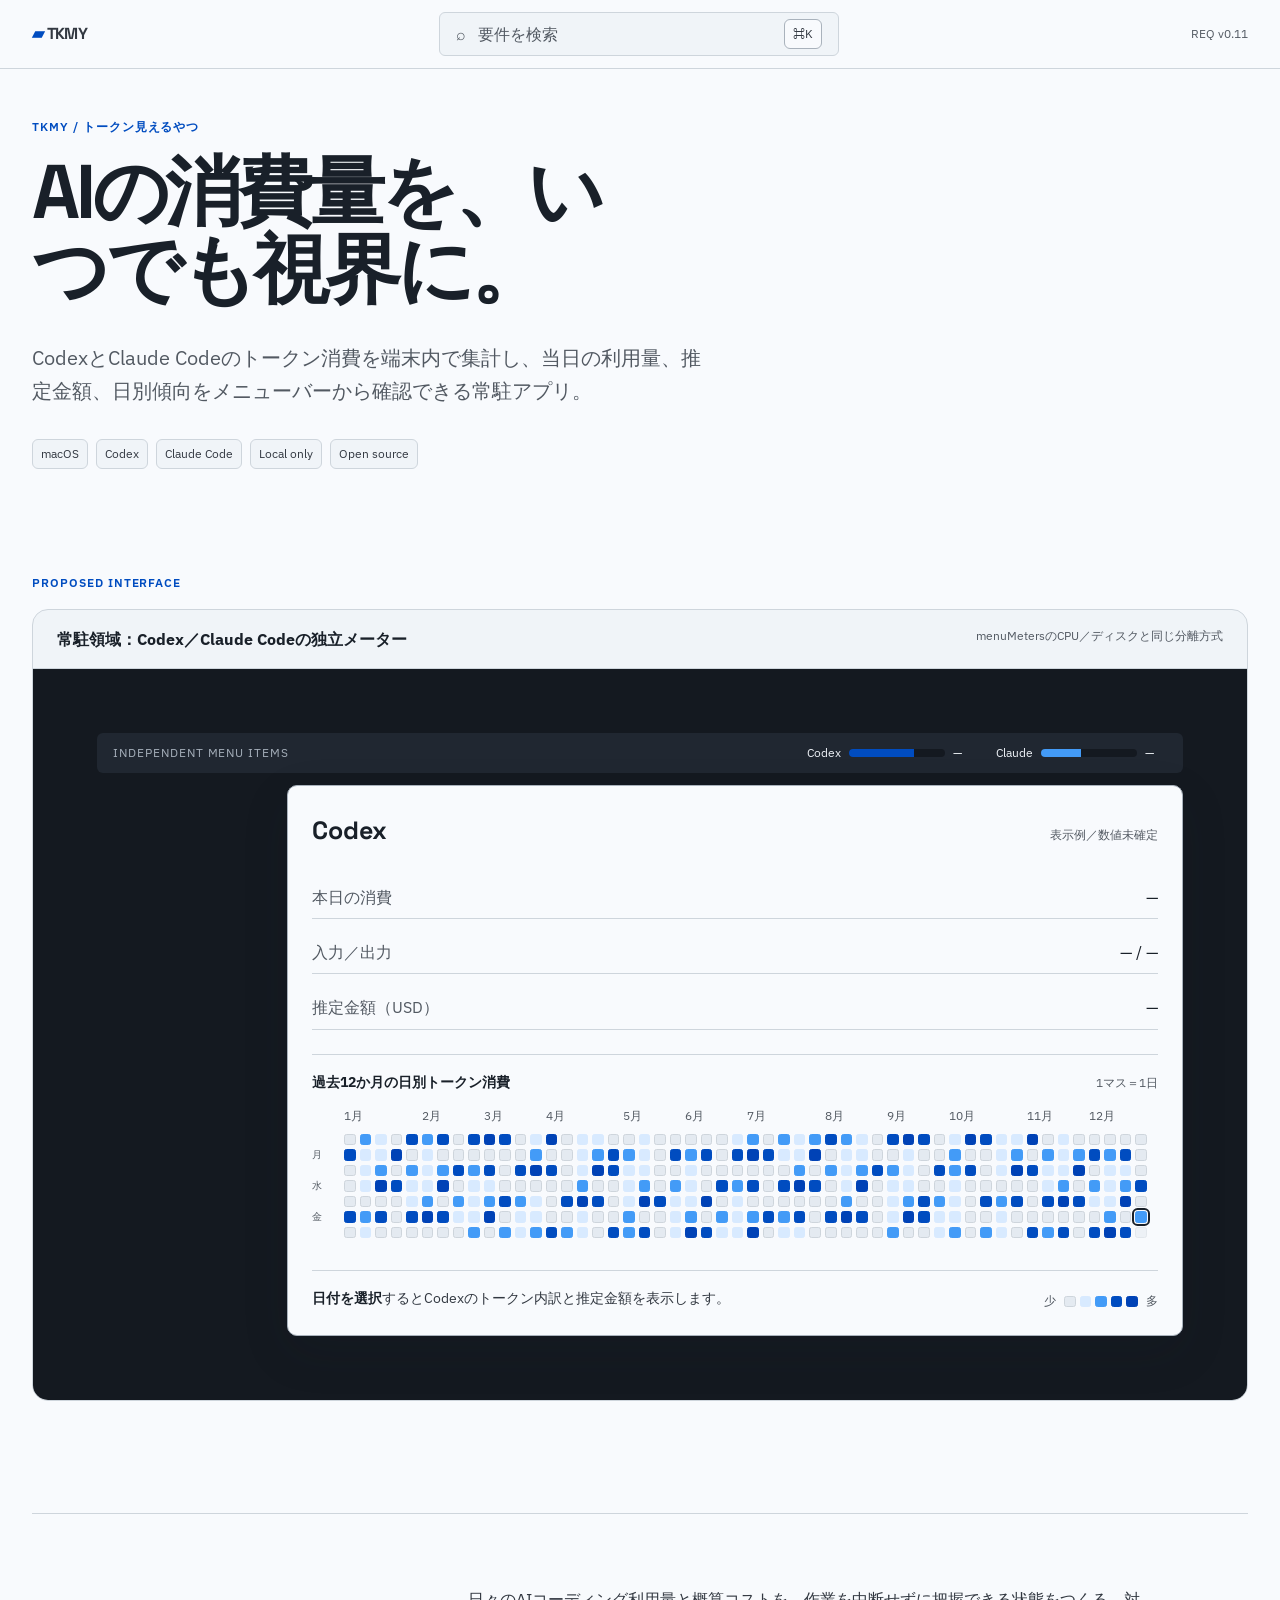
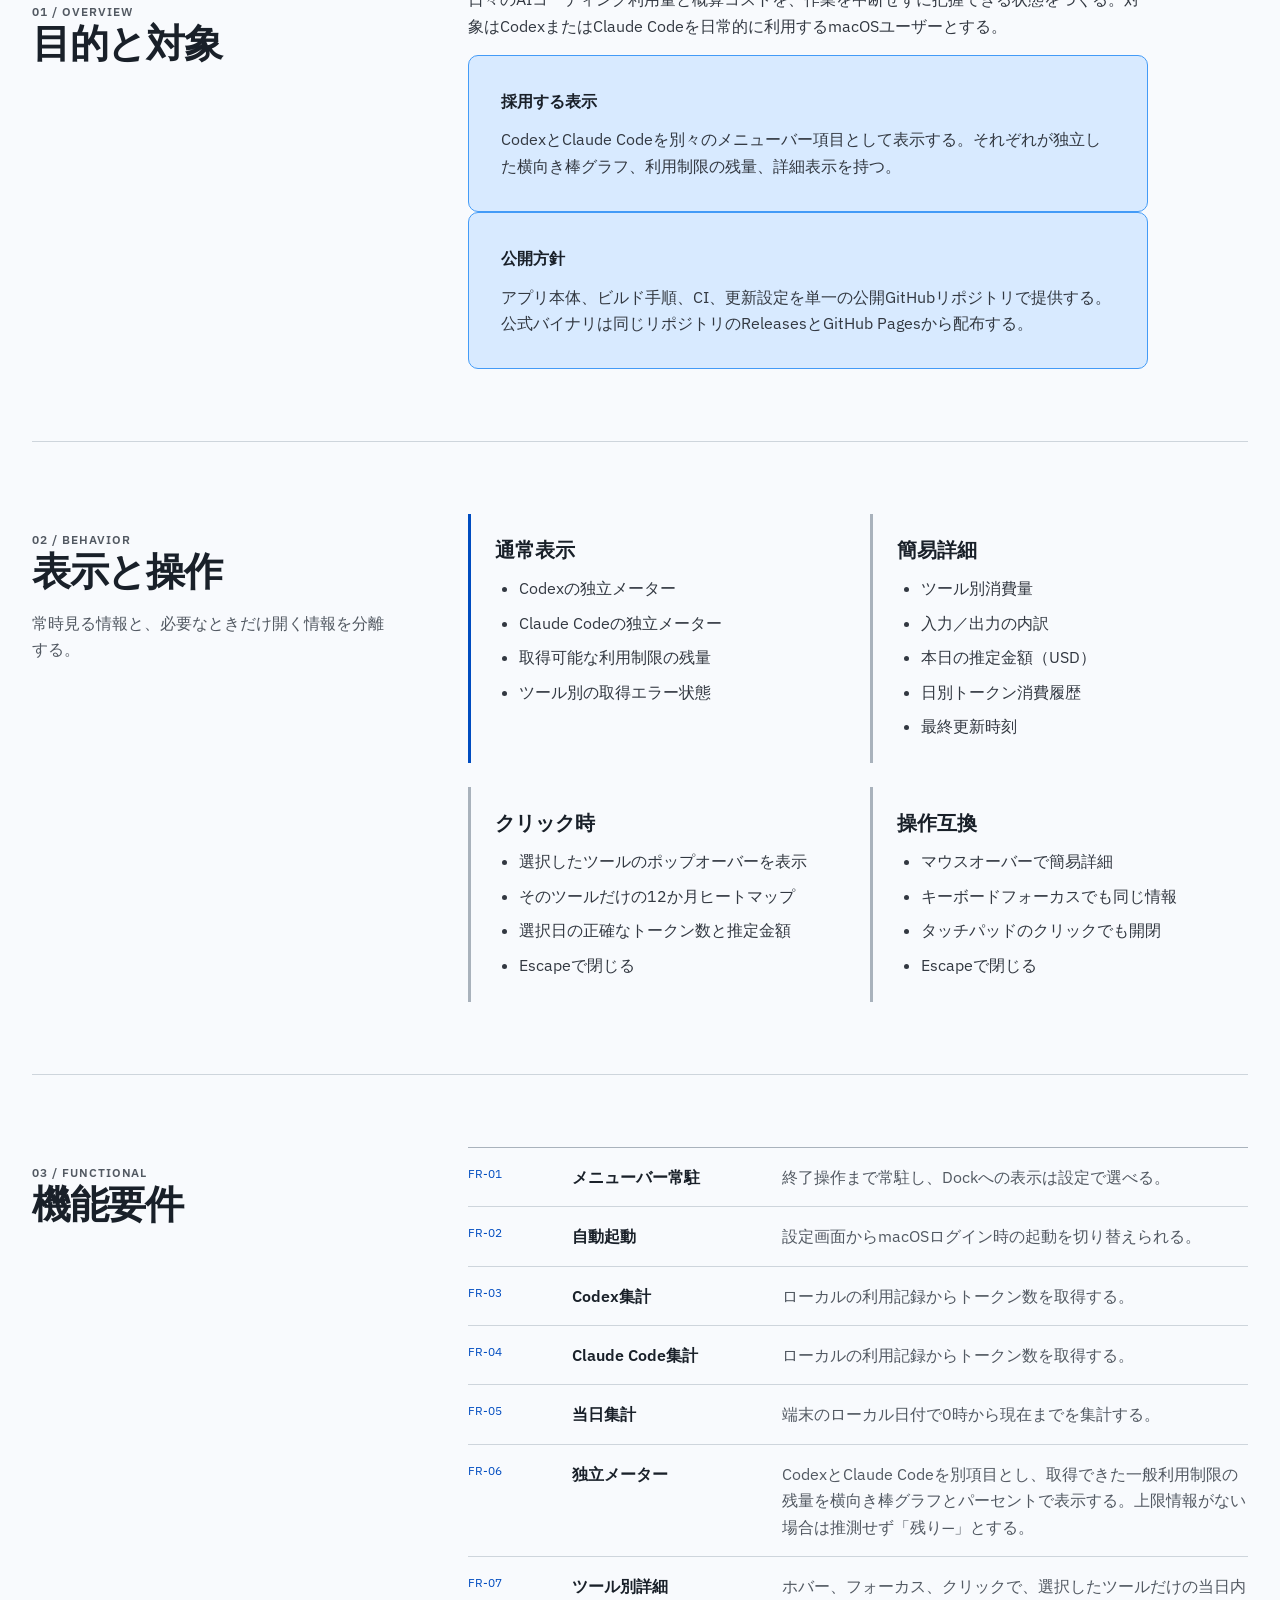
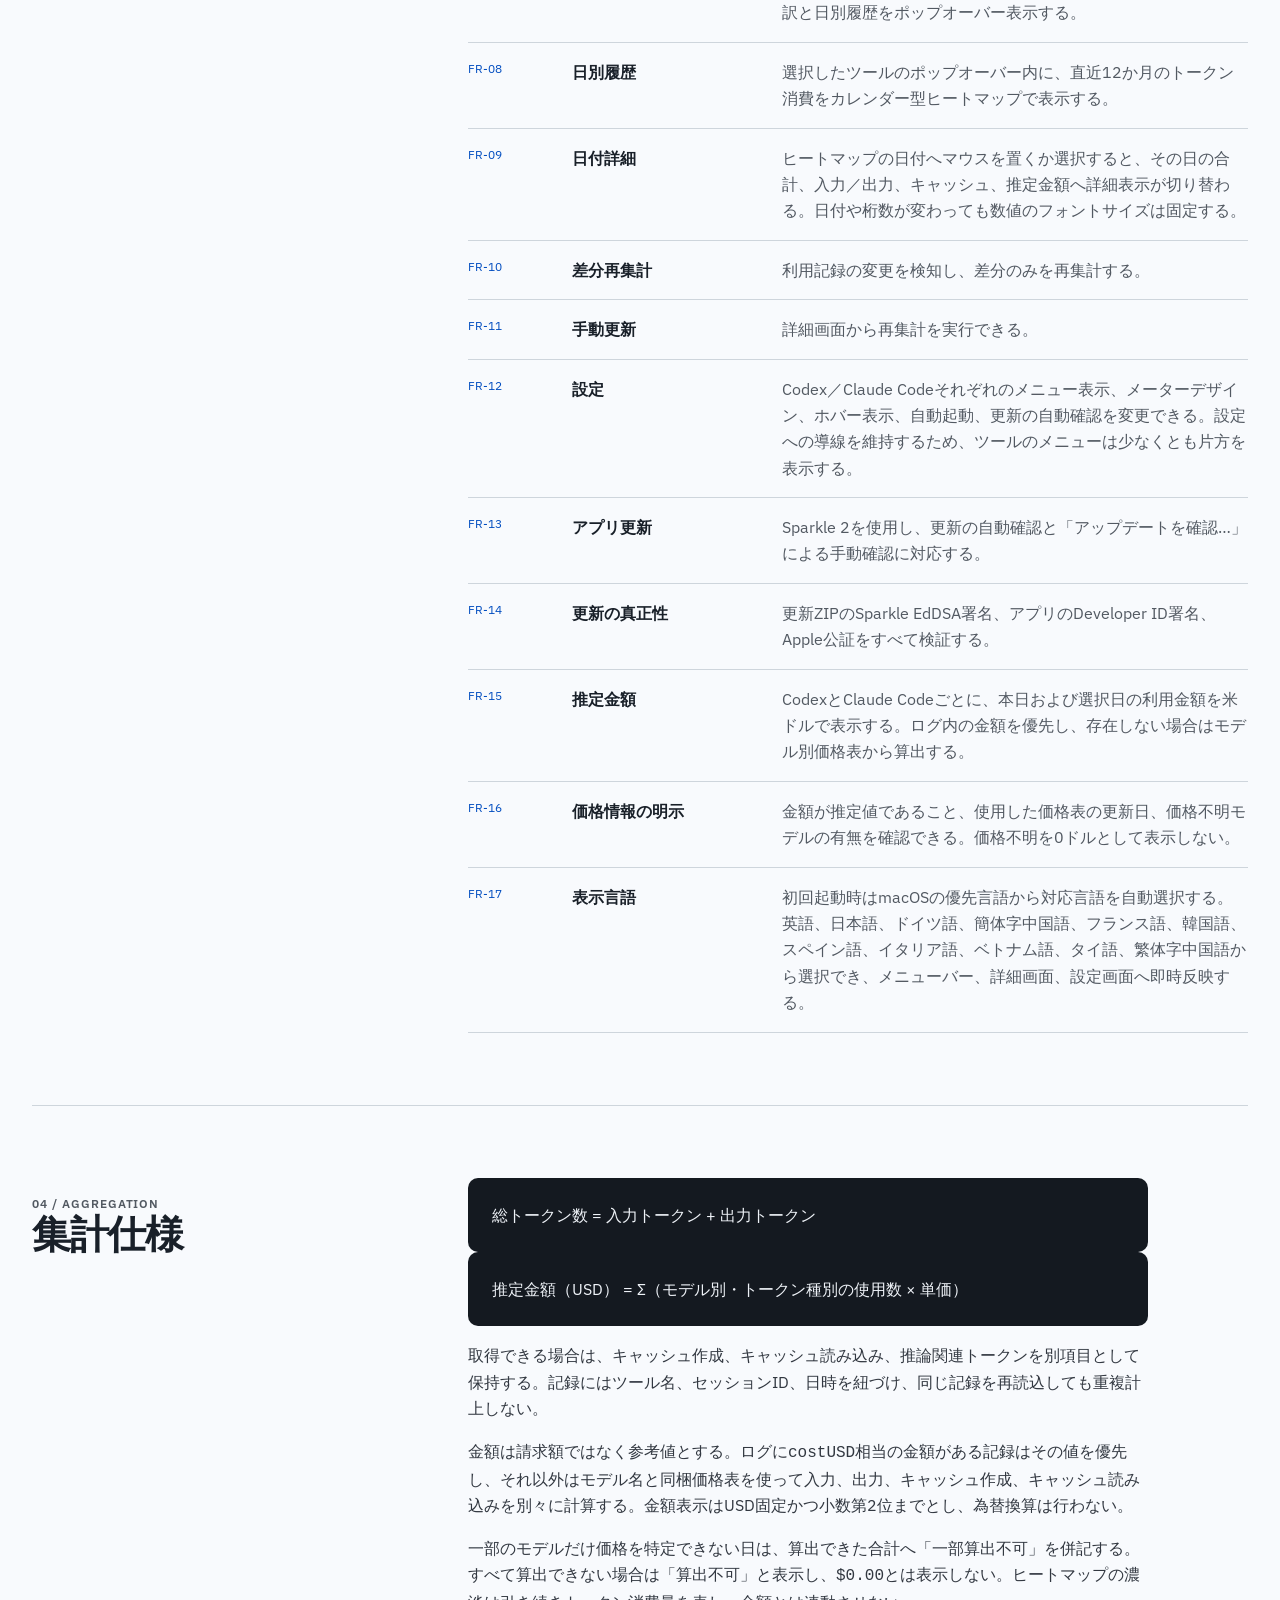
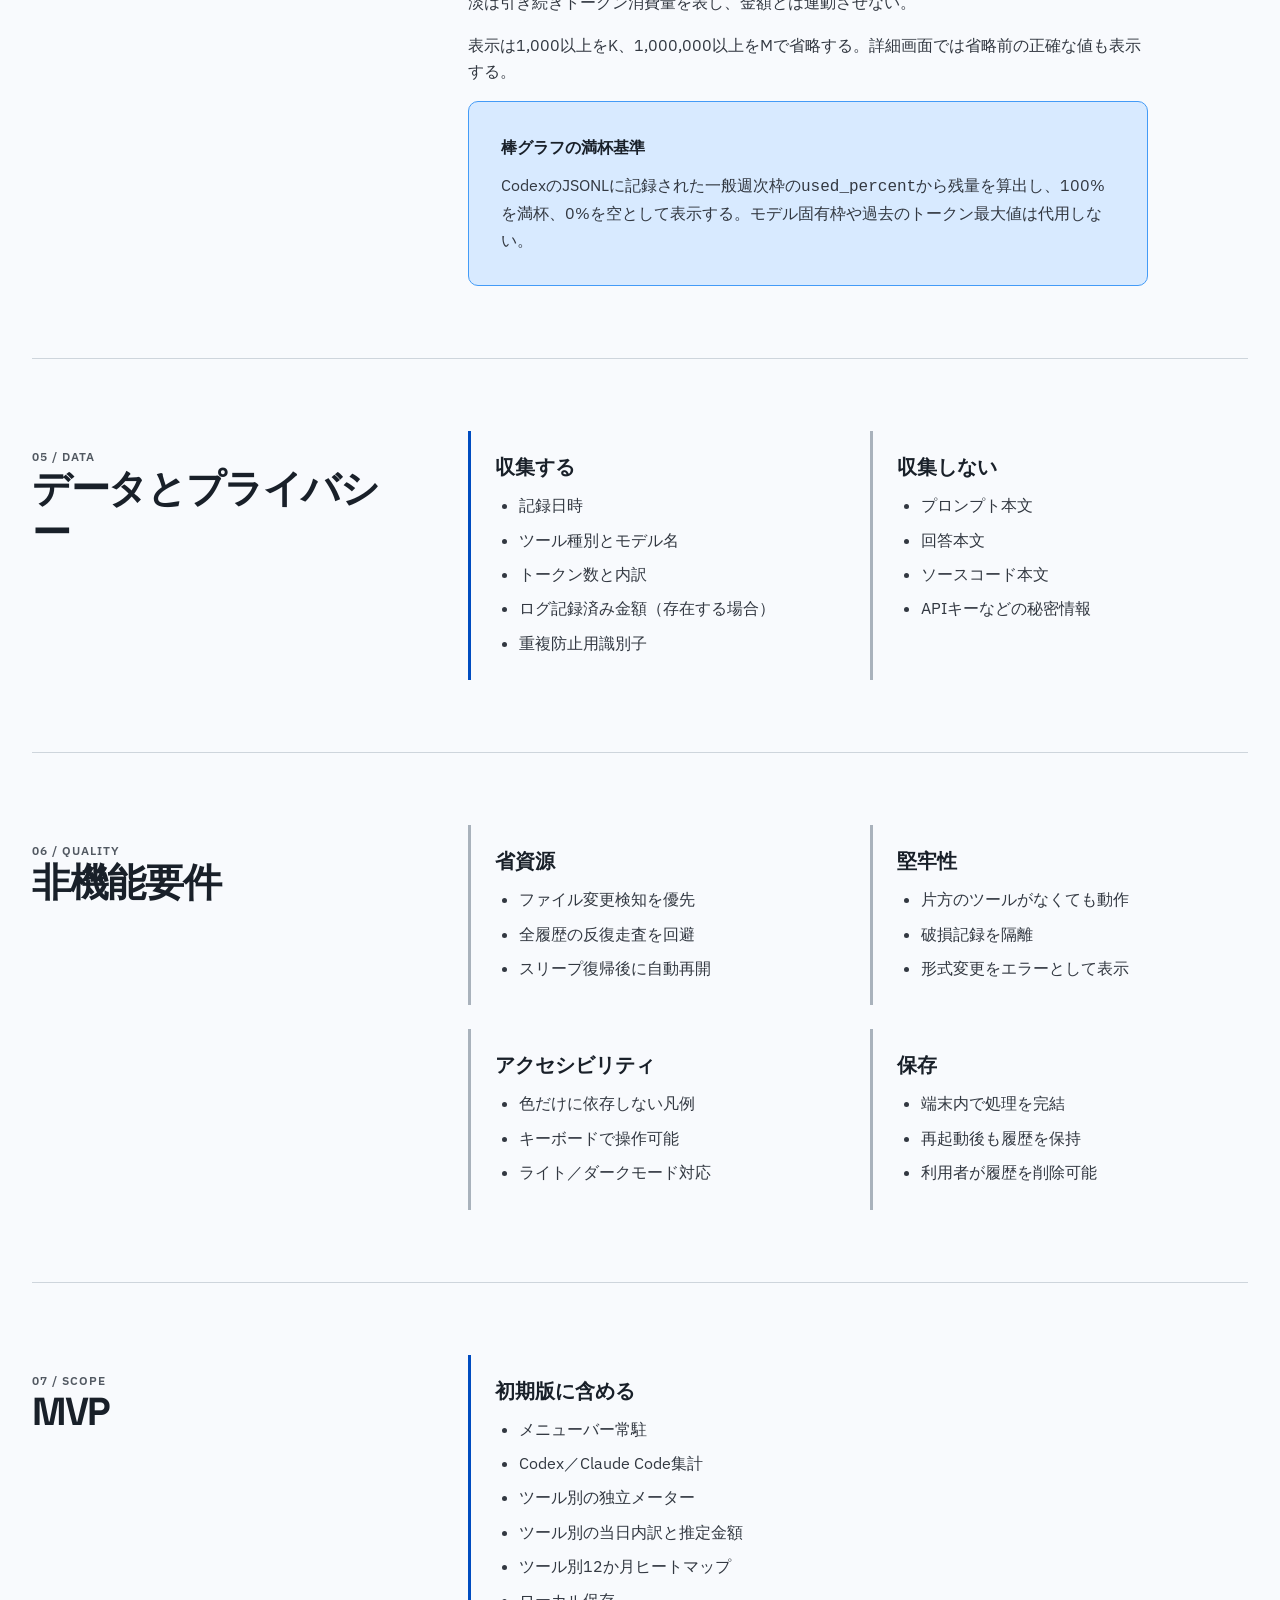
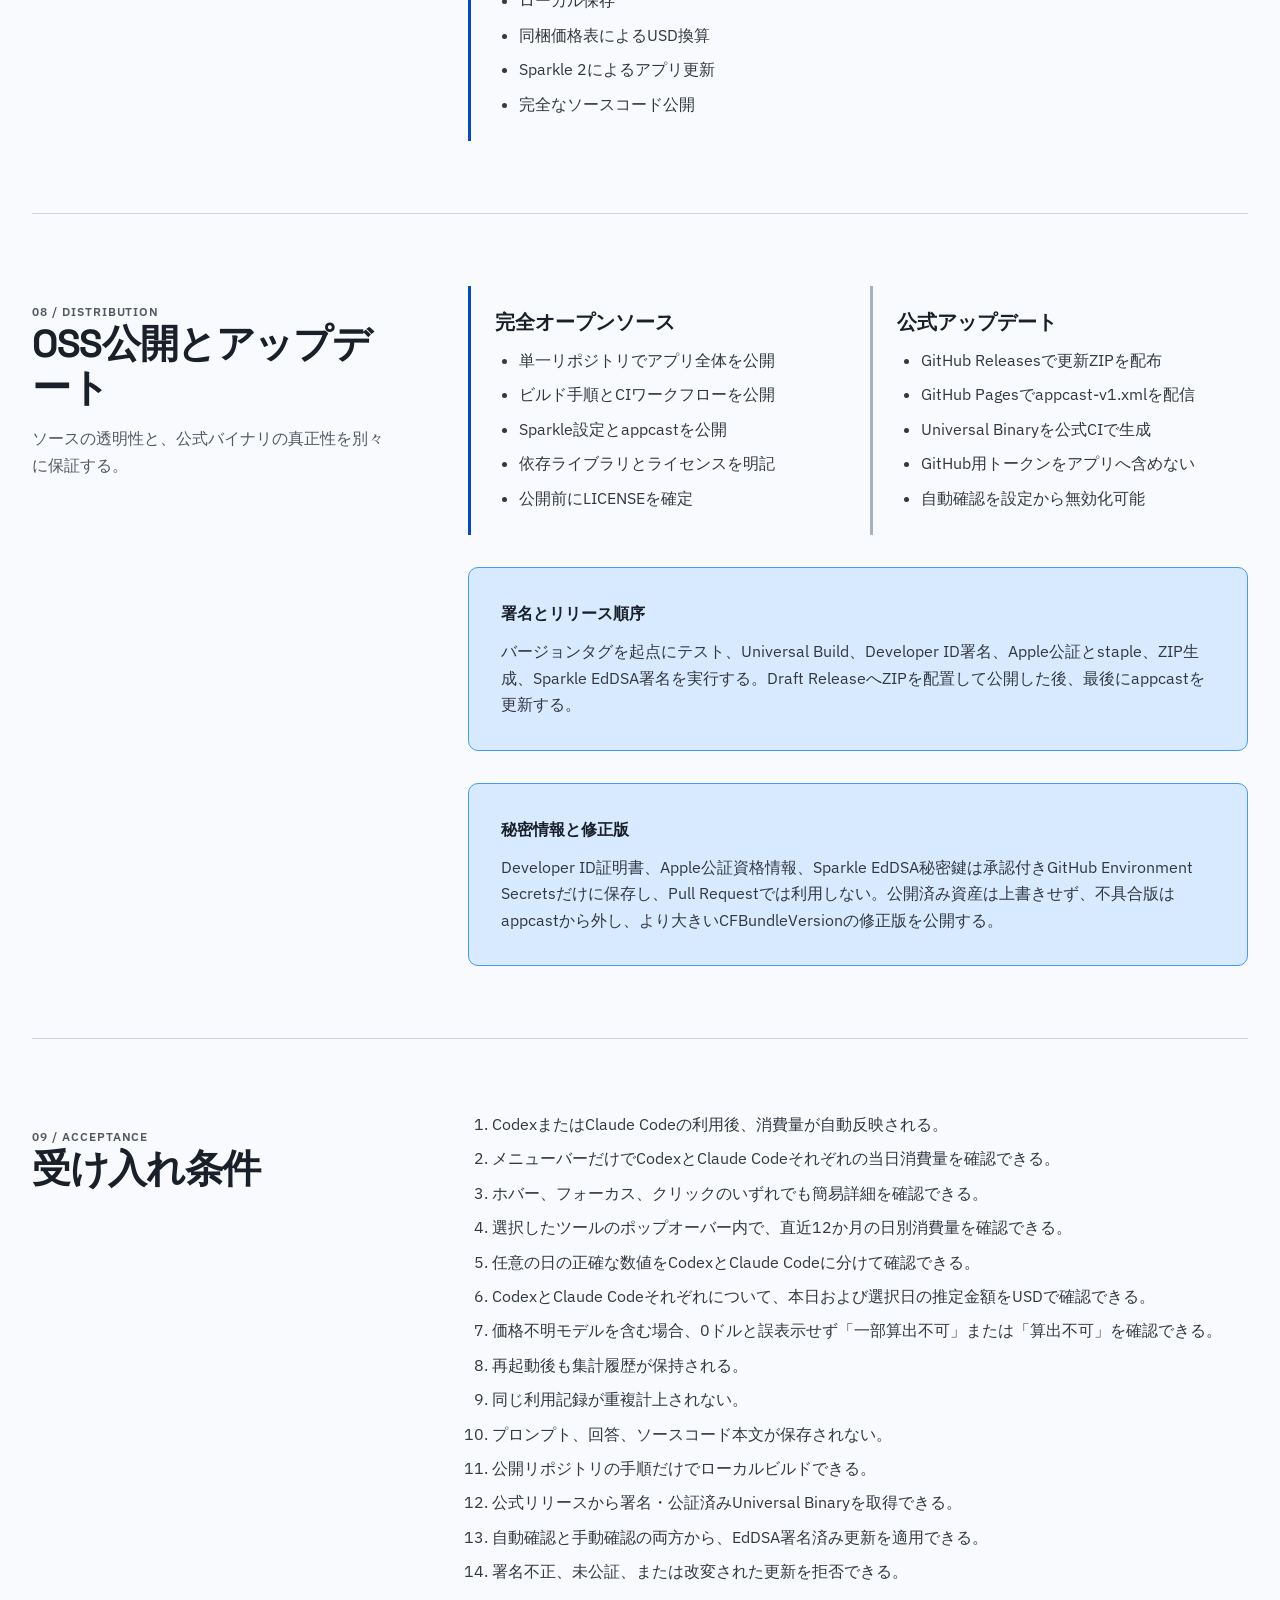
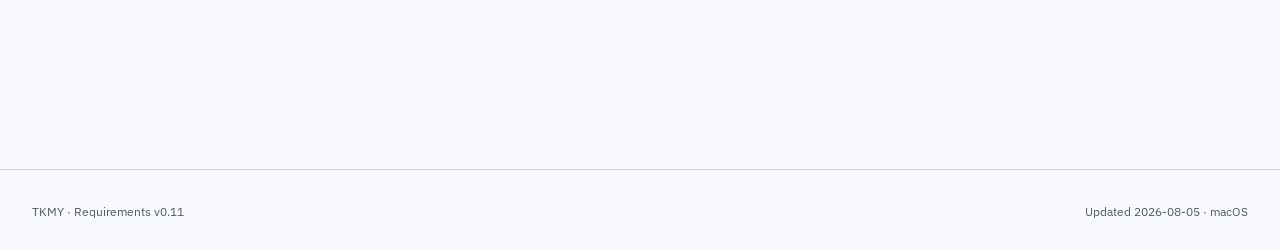
<file: index.html>
<!doctype html>
<html lang="ja">
<head>
  <meta charset="utf-8">
  <meta name="viewport" content="width=device-width, initial-scale=1, viewport-fit=cover">
  <meta name="description" content="CodexとClaude Codeのトークン消費と推定金額を可視化するmacOS常駐アプリの要件定義">
  <title>TKMY — 要件定義 v0.11</title>
  <link rel="stylesheet" href="tokens.css">
  <style>
    /* Hallmark · macrostructure: Workbench · tone: technical-utilitarian · anchor hue: cobalt
     * pre-emit critique: P5 H5 E5 S5 R5 V5
     * contrast: pass (40–41) · nav: N13 · footer: Ft2 · slop: pass (42–45)
     * honest: pass (46) · chrome: pass (47) · tokens: pass (48) · responsive: pass (49)
     * mobile: pass (34, 49, 50–57) · icons: pass (30)
     */
    * { box-sizing: border-box; }
    html, body { margin: 0; overflow-x: clip; }
    html { scroll-behavior: smooth; }
    body {
      background: var(--color-paper);
      color: var(--color-ink-2);
      font-family: var(--font-body);
      font-size: var(--text-base);
      line-height: 1.65;
    }
    button, input { font: inherit; }
    button, a { -webkit-tap-highlight-color: var(--color-transparent); }
    a { color: inherit; text-decoration-color: var(--color-rule-2); text-underline-offset: 0.22em; }
    a:hover { text-decoration-color: var(--color-accent); }
    a:active { transform: translateY(1px); }
    a[aria-disabled="true"] { opacity: 0.5; cursor: not-allowed; pointer-events: none; }
    :focus-visible { outline: 2px solid var(--color-focus); outline-offset: 3px; }
    [hidden] { display: none !important; }

    .shell { width: min(100% - 2rem, 76rem); margin-inline: auto; }
    .nav {
      position: sticky; inset-block-start: 0; z-index: 20;
      background: var(--color-paper);
      border-block-end: var(--rule-thin) solid var(--color-rule);
    }
    .nav__inner {
      min-height: 4.25rem; display: grid; grid-template-columns: auto minmax(0, 1fr) auto;
      align-items: center; gap: var(--space-md);
    }
    .brand { font-family: var(--font-display); font-weight: 700; letter-spacing: -0.04em; text-decoration: none; white-space: nowrap; }
    .brand__mark { color: var(--color-accent); }
    .search-pill {
      justify-self: center; width: min(100%, 25rem); min-height: 2.75rem; padding-inline: var(--space-md);
      display: flex; align-items: center; gap: var(--space-sm); color: var(--color-muted);
      background: var(--color-paper-2); border: var(--rule-thin) solid var(--color-rule);
      border-radius: var(--radius-sm); cursor: pointer;
      transition: background-color var(--dur-medium) var(--ease-out), border-color var(--dur-medium) var(--ease-out);
    }
    .search-pill__label { overflow: hidden; text-overflow: ellipsis; white-space: nowrap; }
    .search-pill kbd, .cmd__hint kbd {
      margin-inline-start: auto; padding: var(--space-2xs) var(--space-xs); font-family: var(--font-mono); font-size: var(--text-xs);
      color: var(--color-ink-2); background: var(--color-paper); border: var(--rule-thin) solid var(--color-rule-2); border-radius: var(--radius-sm);
    }
    .nav__meta { font-family: var(--font-mono); font-size: var(--text-xs); color: var(--color-muted); white-space: nowrap; }

    .hero { padding-block: var(--space-2xl) var(--space-3xl); }
    .eyebrow, .section-kicker, .figure-label {
      margin: 0 0 var(--space-md); font-family: var(--font-mono); font-size: var(--text-xs); font-weight: 600;
      letter-spacing: 0.08em; text-transform: uppercase; color: var(--color-accent);
    }
    h1, h2, h3 { color: var(--color-ink); font-family: var(--font-display); font-style: normal; overflow-wrap: anywhere; min-width: 0; }
    h1 { max-width: 13ch; margin: 0; font-size: var(--text-display); line-height: 1.03; letter-spacing: -0.055em; }
    h2 { margin: 0; font-size: clamp(1.75rem, 4vw, var(--text-2xl)); line-height: 1.12; letter-spacing: -0.035em; }
    h3 { margin: 0; font-size: var(--text-md); line-height: 1.25; }
    .hero__lede { max-width: 42rem; margin: var(--space-xl) 0 0; font-size: var(--text-md); color: var(--color-muted); }
    .scope-line { display: flex; flex-wrap: wrap; gap: var(--space-xs); margin-block-start: var(--space-xl); }
    .chip { padding: var(--space-2xs) var(--space-xs); font-family: var(--font-mono); font-size: var(--text-xs); border: var(--rule-thin) solid var(--color-rule); border-radius: var(--radius-sm); background: var(--color-paper-2); }

    .workbench { padding-block: var(--space-xl) var(--space-4xl); }
    .frame { border: var(--rule-thin) solid var(--color-rule); border-radius: var(--radius-lg); background: var(--color-paper-2); overflow: clip; }
    .frame__caption { display: flex; justify-content: space-between; gap: var(--space-md); padding: var(--space-md) var(--space-lg); border-block-end: var(--rule-thin) solid var(--color-rule); }
    .frame__caption strong { color: var(--color-ink); }
    .frame__caption span { color: var(--color-muted); font-family: var(--font-mono); font-size: var(--text-xs); }
    .desktop { min-height: 24rem; padding: clamp(var(--space-lg), 5vw, var(--space-3xl)); background: var(--color-graphite); color: var(--color-on-dark); }
    .menu-strip { display: flex; align-items: center; justify-content: space-between; min-height: 2.5rem; padding-inline: var(--space-md); background: var(--color-graphite-2); border-radius: var(--radius-sm); }
    .menu-strip__label { font-family: var(--font-mono); font-size: var(--text-xs); letter-spacing: 0.08em; color: var(--color-on-dark-muted); }
    .menu-meters { display: flex; align-items: center; gap: var(--space-xs); }
    .meter-trigger {
      min-height: 2.25rem; display: flex; align-items: center; gap: var(--space-xs); padding-inline: var(--space-sm);
      color: var(--color-on-dark); background: var(--color-transparent); border: var(--rule-thin) solid var(--color-transparent); border-radius: var(--radius-sm); cursor: pointer;
    }
    .service-meter__name { font-size: var(--text-xs); white-space: nowrap; }
    .meter { width: clamp(3.5rem, 8vw, 6rem); height: 0.5rem; display: block; overflow: clip; background: var(--color-graphite); border-radius: var(--radius-round); }
    .meter__fill { height: 100%; display: block; }
    .meter__fill--codex { width: 68%; background: var(--color-accent); }
    .meter__fill--claude { width: 42%; background: var(--color-accent-2); }
    .meter__number { font-family: var(--font-mono); font-size: var(--text-xs); font-variant-numeric: tabular-nums; white-space: nowrap; }
    .meter-trigger:disabled { opacity: 0.5; cursor: not-allowed; }
    .meter-trigger[data-state="loading"] .meter__number { opacity: 0.6; }
    .meter-trigger[data-state="error"] { border-color: var(--color-error); }
    .meter-trigger[data-state="success"] { border-color: var(--color-success); }
    .hover-card {
      width: min(56rem, calc(100% - 2rem)); margin: var(--space-sm) 0 0 auto; padding: var(--space-lg);
      color: var(--color-ink-2); background: var(--color-paper); border: var(--rule-thin) solid var(--color-rule-2); border-radius: var(--radius-md);
      box-shadow: 0 1rem 3rem var(--color-shadow);
    }
    .hover-card::backdrop { background: var(--color-transparent); }
    .hover-card__head { display: flex; justify-content: space-between; align-items: baseline; gap: var(--space-md); margin-block-end: var(--space-lg); }
    .hover-card__head strong { color: var(--color-ink); font-family: var(--font-display); font-size: var(--text-lg); }
    .hover-card__head span { color: var(--color-muted); font-family: var(--font-mono); font-size: var(--text-xs); }
    .metric-list { display: grid; gap: var(--space-sm); margin: 0; }
    .metric-list div { display: grid; grid-template-columns: 1fr auto; gap: var(--space-md); padding-block: var(--space-xs); border-block-end: var(--rule-thin) solid var(--color-rule); }
    .metric-list dt { color: var(--color-muted); }
    .metric-list dd { margin: 0; color: var(--color-ink); font-family: var(--font-mono); font-variant-numeric: tabular-nums; }
    .hover-contribution { margin-block-start: var(--space-lg); padding-block-start: var(--space-md); border-block-start: var(--rule-thin) solid var(--color-rule); }
    .hover-contribution__head { display: flex; align-items: baseline; justify-content: space-between; gap: var(--space-md); margin-block-end: var(--space-sm); }
    .hover-contribution__head strong { color: var(--color-ink); font-size: var(--text-sm); }
    .hover-contribution__head span { color: var(--color-muted); font-family: var(--font-mono); font-size: var(--text-xs); white-space: nowrap; }
    .contribution-scroll { overflow-x: auto; overscroll-behavior-inline: contain; padding-block-end: var(--space-xs); scrollbar-width: thin; }
    .contribution-chart { --heat-cell: 0.72rem; --heat-gap: var(--space-2xs); width: max-content; min-width: 100%; }
    .month-row { margin-inline-start: var(--space-xl); display: grid; grid-template-columns: repeat(52, var(--heat-cell)); gap: var(--heat-gap); color: var(--color-muted); font-size: var(--text-xs); }
    .month-row span { grid-column: span 4; }
    .month-row span:nth-child(3n + 1) { grid-column: span 5; }
    .contribution-body { display: grid; grid-template-columns: var(--space-lg) auto; gap: var(--space-xs); margin-block-start: var(--space-xs); }
    .weekday-labels { height: calc(7 * var(--heat-cell) + 6 * var(--heat-gap)); display: grid; grid-template-rows: repeat(7, var(--heat-cell)); gap: var(--heat-gap); color: var(--color-muted); font-size: 0.65rem; line-height: var(--heat-cell); }
    .contribution-plot { display: grid; grid-auto-flow: column; grid-template-rows: repeat(7, var(--heat-cell)); grid-template-columns: repeat(52, var(--heat-cell)); gap: var(--heat-gap); width: max-content; }
    .contribution-day { width: var(--heat-cell); height: var(--heat-cell); padding: 0; background: var(--color-paper-3); border: var(--rule-thin) solid var(--color-rule); border-radius: 0.16rem; cursor: crosshair; }
    .contribution-day[data-level="1"] { background: var(--color-accent-soft); border-color: var(--color-accent-soft); }
    .contribution-day[data-level="2"] { background: var(--color-accent-2); border-color: var(--color-accent-2); }
    .contribution-day[data-level="3"] { background: var(--color-accent); border-color: var(--color-accent); }
    .contribution-day[data-level="4"] { background: var(--color-focus); border-color: var(--color-focus); }
    .contribution-day[aria-current="date"] { outline: 2px solid var(--color-ink); outline-offset: 1px; }
    .contribution-day:active { transform: scale(0.92); }
    .contribution-day:disabled { opacity: 0.5; cursor: not-allowed; }
    .contribution-day[data-state="loading"] { opacity: 0.65; }
    .contribution-day[data-state="error"] { border-color: var(--color-error); }
    .contribution-day[data-state="success"] { outline: 2px solid var(--color-success); }
    .contribution-footer { display: grid; gap: var(--space-md); margin-block-start: var(--space-lg); padding-block-start: var(--space-md); border-block-start: var(--rule-thin) solid var(--color-rule); }
    .day-readout { min-height: 1.5rem; margin: 0; color: var(--color-ink-2); font-size: var(--text-sm); }
    .day-readout strong { color: var(--color-ink); }
    .heat-legend { display: flex; align-items: center; gap: var(--space-xs); color: var(--color-muted); font-size: var(--text-xs); }
    .heat-legend__steps { display: flex; gap: var(--space-2xs); }
    .heat-legend i { width: 0.72rem; height: 0.72rem; display: block; border: var(--rule-thin) solid var(--color-rule); border-radius: 0.16rem; background: var(--color-paper-3); }
    .heat-legend i:nth-child(2) { background: var(--color-accent-soft); border-color: var(--color-accent-soft); }
    .heat-legend i:nth-child(3) { background: var(--color-accent-2); border-color: var(--color-accent-2); }
    .heat-legend i:nth-child(4) { background: var(--color-accent); border-color: var(--color-accent); }
    .heat-legend i:nth-child(5) { background: var(--color-focus); border-color: var(--color-focus); }

    .content { padding-block-end: var(--space-4xl); }
    .section { display: grid; gap: var(--space-xl); padding-block: var(--space-3xl); border-block-start: var(--rule-thin) solid var(--color-rule); scroll-margin-top: 5rem; }
    .section__head { max-width: 42rem; }
    .section__head p { margin: var(--space-md) 0 0; color: var(--color-muted); }
    .prose { max-width: 68ch; }
    .prose p:first-child { margin-block-start: 0; }
    .distribution-body { display: grid; gap: var(--space-xl); min-width: 0; }
    .requirements { margin: 0; border-block-start: var(--rule-thin) solid var(--color-rule-2); }
    .req-row { display: grid; grid-template-columns: 5rem minmax(9rem, 0.8fr) minmax(0, 2fr); gap: var(--space-lg); padding-block: var(--space-md); border-block-end: var(--rule-thin) solid var(--color-rule); }
    .req-row dt, .req-row dd { margin: 0; }
    .req-row dt { font-family: var(--font-mono); font-size: var(--text-xs); color: var(--color-accent); }
    .req-row dd:first-of-type { color: var(--color-ink); font-weight: 600; }
    .req-row dd:last-child { color: var(--color-muted); }
    .list-grid { display: grid; gap: var(--space-lg); }
    .list-grid.list-grid--single { grid-template-columns: minmax(0, 1fr); }
    .list-panel { padding: var(--space-lg); border-inline-start: 3px solid var(--color-rule-2); }
    .list-panel--accent { border-inline-start-color: var(--color-accent); }
    .list-panel h3 { margin-block-end: var(--space-sm); }
    .list-panel ul, .acceptance { margin: 0; padding-inline-start: var(--space-lg); }
    .list-panel li + li, .acceptance li + li { margin-block-start: var(--space-xs); }
    .formula { padding: var(--space-lg); color: var(--color-on-dark); background: var(--color-graphite); border-radius: var(--radius-md); font-family: var(--font-mono); overflow-wrap: anywhere; }
    .decision { padding: var(--space-xl); background: var(--color-accent-soft); border: var(--rule-thin) solid var(--color-accent-2); border-radius: var(--radius-md); }
    .decision strong { display: block; margin-block-end: var(--space-sm); color: var(--color-ink); }
    .decision p { margin: 0; }

    .footer { padding-block: var(--space-xl); border-block-start: var(--rule-thin) solid var(--color-rule); color: var(--color-muted); font-family: var(--font-mono); font-size: var(--text-xs); }
    .footer__line { display: flex; flex-wrap: wrap; justify-content: space-between; gap: var(--space-md); }

    dialog.cmd {
      position: fixed; inset: 0; width: min(36rem, calc(100% - 2rem)); max-height: min(80dvh, 36rem); margin: auto; padding: 0;
      color: var(--color-ink-2); background: var(--color-paper); border: var(--rule-thin) solid var(--color-rule-2); border-radius: var(--radius-md); box-shadow: 0 2rem 5rem var(--color-shadow);
    }
    dialog.cmd::backdrop { background: var(--color-backdrop); }
    .cmd__field { display: flex; align-items: center; gap: var(--space-sm); padding: var(--space-md); border-block-end: var(--rule-thin) solid var(--color-rule); }
    .cmd__field input { width: 100%; min-height: 2.75rem; color: var(--color-ink); background: var(--color-transparent); border: 0; outline: 0; }
    .cmd__hint { flex: none; }
    .cmd__list { display: grid; gap: var(--space-2xs); padding: var(--space-xs); overflow-y: auto; }
    .cmd__item { min-height: 3rem; display: flex; align-items: center; justify-content: space-between; gap: var(--space-md); padding-inline: var(--space-md); color: var(--color-ink-2); text-decoration: none; border-radius: var(--radius-sm); white-space: nowrap; }
    .cmd__item span { overflow: hidden; text-overflow: ellipsis; }
    .cmd__item small { color: var(--color-muted); font-family: var(--font-mono); }
    .cmd__empty { margin: 0; padding: var(--space-xl); color: var(--color-muted); text-align: center; }

    @media (hover: hover) and (pointer: fine) {
      .search-pill:hover { background: var(--color-paper-3); border-color: var(--color-rule-2); }
      .meter-trigger:hover { border-color: var(--color-on-dark-muted); }
      .cmd__item:hover { background: var(--color-accent-soft); }
      .contribution-day:hover { border-color: var(--color-ink); }
    }
    .search-pill:active, .meter-trigger:active { transform: translateY(1px); }
    .search-pill:disabled { opacity: 0.5; cursor: not-allowed; }
    .search-pill[data-state="loading"]::before { content: "…"; }
    .search-pill[data-state="error"] { border-color: var(--color-error); }
    .search-pill[data-state="success"] { border-color: var(--color-success); }

    @media (min-width: 40rem) {
      .shell { width: min(100% - 3rem, 76rem); }
      .contribution-footer { grid-template-columns: minmax(0, 1fr) auto; align-items: end; }
      .list-grid { grid-template-columns: repeat(2, minmax(0, 1fr)); }
    }
    @media (min-width: 60rem) {
      .section { grid-template-columns: minmax(0, 0.7fr) minmax(0, 1.5fr); gap: var(--space-3xl); }
      .section__head { position: sticky; inset-block-start: 6rem; align-self: start; }
    }
    @media (max-width: 39.99rem) {
      .nav__inner { grid-template-columns: auto 2.75rem auto; }
      .search-pill { width: 2.75rem; padding: 0; justify-content: center; }
      .search-pill__label, .search-pill kbd { display: none; }
      .nav__meta { font-size: 0.65rem; }
      .frame__caption { display: block; }
      .frame__caption span { display: block; margin-block-start: var(--space-xs); }
      .menu-strip__label, .service-meter__name { display: none; }
      .menu-meters { gap: 0; }
      .meter-trigger { padding-inline: var(--space-xs); }
      .meter { width: 2.5rem; }
      .req-row { grid-template-columns: 4rem minmax(0, 1fr); gap: var(--space-xs) var(--space-md); }
      .req-row dd:last-child { grid-column: 1 / -1; padding-block-end: var(--space-xs); }
      .footer__line { display: grid; }
    }
    @media (prefers-reduced-motion: reduce) {
      html { scroll-behavior: auto; }
      *, *::before, *::after { animation-duration: 0.01ms !important; animation-iteration-count: 1 !important; transition-duration: 0.01ms !important; }
    }
  </style>
</head>
<body>
  <header class="nav">
    <div class="nav__inner shell">
      <a class="brand" href="#top"><span class="brand__mark">▰</span> TKMY</a>
      <button class="search-pill" id="searchTrigger" type="button" aria-label="要件の目次を検索">
        <span aria-hidden="true">⌕</span><span class="search-pill__label">要件を検索</span><kbd>⌘K</kbd>
      </button>
      <span class="nav__meta">REQ v0.11</span>
    </div>
  </header>

  <main id="top">
    <section class="hero shell">
      <p class="eyebrow">TKMY / トークン見えるやつ</p>
      <h1>AIの消費量を、いつでも視界に。</h1>
      <p class="hero__lede">CodexとClaude Codeのトークン消費を端末内で集計し、当日の利用量、推定金額、日別傾向をメニューバーから確認できる常駐アプリ。</p>
      <div class="scope-line" aria-label="対象範囲">
        <span class="chip">macOS</span><span class="chip">Codex</span><span class="chip">Claude Code</span><span class="chip">Local only</span><span class="chip">Open source</span>
      </div>
    </section>

    <section class="workbench shell" aria-labelledby="display-title">
      <p class="section-kicker">Proposed interface</p>
      <div class="frame">
        <div class="frame__caption"><strong id="display-title">常駐領域：Codex／Claude Codeの独立メーター</strong><span>menuMetersのCPU／ディスクと同じ分離方式</span></div>
        <div class="desktop">
          <div class="menu-strip">
            <span class="menu-strip__label">INDEPENDENT MENU ITEMS</span>
            <div class="menu-meters">
              <button class="meter-trigger" type="button" data-service="codex" aria-controls="codexTip" aria-expanded="true" aria-label="Codexの本日消費量を表示">
                <span class="service-meter__name">Codex</span>
                <span class="meter" aria-hidden="true"><span class="meter__fill meter__fill--codex"></span></span>
                <span class="meter__number">—</span>
              </button>
              <button class="meter-trigger" type="button" data-service="claude" aria-controls="claudeTip" aria-expanded="false" aria-label="Claude Codeの本日消費量を表示">
                <span class="service-meter__name">Claude</span>
                <span class="meter" aria-hidden="true"><span class="meter__fill meter__fill--claude"></span></span>
                <span class="meter__number">—</span>
              </button>
            </div>
          </div>
          <div class="hover-card service-graph" id="codexTip" role="region" data-service="codex" aria-label="Codexの利用詳細">
            <div class="hover-card__head"><strong>Codex</strong><span>表示例／数値未確定</span></div>
            <dl class="metric-list"><div><dt>本日の消費</dt><dd>—</dd></div><div><dt>入力／出力</dt><dd>— / —</dd></div><div><dt>推定金額（USD）</dt><dd>—</dd></div></dl>
            <div class="hover-contribution">
              <div class="hover-contribution__head"><strong>過去12か月の日別トークン消費</strong><span>1マス＝1日</span></div>
              <div class="contribution-scroll" data-scroll tabindex="0" aria-label="Codexの年間グラフを横方向にスクロール">
                <div class="contribution-chart"><div class="month-row" data-months aria-hidden="true"></div><div class="contribution-body"><div class="weekday-labels" aria-hidden="true"><span></span><span>月</span><span></span><span>水</span><span></span><span>金</span><span></span></div><div class="contribution-plot" data-plot role="grid" aria-label="Codexの日別トークン消費"></div></div></div>
              </div>
              <div class="contribution-footer"><p class="day-readout" data-readout aria-live="polite"><strong>日付を選択</strong>するとCodexのトークン内訳と推定金額を表示します。</p><div class="heat-legend" aria-label="消費量の濃淡"><span>少</span><span class="heat-legend__steps" aria-hidden="true"><i></i><i></i><i></i><i></i><i></i></span><span>多</span></div></div>
            </div>
          </div>
          <div class="hover-card service-graph" id="claudeTip" role="region" data-service="claude" aria-label="Claude Codeの利用詳細" hidden>
            <div class="hover-card__head"><strong>Claude Code</strong><span>表示例／数値未確定</span></div>
            <dl class="metric-list"><div><dt>本日の消費</dt><dd>—</dd></div><div><dt>入力／出力</dt><dd>— / —</dd></div><div><dt>推定金額（USD）</dt><dd>—</dd></div></dl>
            <div class="hover-contribution">
              <div class="hover-contribution__head"><strong>過去12か月の日別トークン消費</strong><span>1マス＝1日</span></div>
              <div class="contribution-scroll" data-scroll tabindex="0" aria-label="Claude Codeの年間グラフを横方向にスクロール">
                <div class="contribution-chart"><div class="month-row" data-months aria-hidden="true"></div><div class="contribution-body"><div class="weekday-labels" aria-hidden="true"><span></span><span>月</span><span></span><span>水</span><span></span><span>金</span><span></span></div><div class="contribution-plot" data-plot role="grid" aria-label="Claude Codeの日別トークン消費"></div></div></div>
              </div>
              <div class="contribution-footer"><p class="day-readout" data-readout aria-live="polite"><strong>日付を選択</strong>するとClaude Codeのトークン内訳と推定金額を表示します。</p><div class="heat-legend" aria-label="消費量の濃淡"><span>少</span><span class="heat-legend__steps" aria-hidden="true"><i></i><i></i><i></i><i></i><i></i></span><span>多</span></div></div>
            </div>
          </div>
        </div>
      </div>
    </section>

    <div class="content shell">
      <section class="section" id="overview">
        <div class="section__head"><p class="section-kicker">01 / Overview</p><h2>目的と対象</h2></div>
        <div class="prose">
          <p>日々のAIコーディング利用量と概算コストを、作業を中断せずに把握できる状態をつくる。対象はCodexまたはClaude Codeを日常的に利用するmacOSユーザーとする。</p>
          <div class="decision"><strong>採用する表示</strong><p>CodexとClaude Codeを別々のメニューバー項目として表示する。それぞれが独立した横向き棒グラフ、利用制限の残量、詳細表示を持つ。</p></div>
          <div class="decision"><strong>公開方針</strong><p>アプリ本体、ビルド手順、CI、更新設定を単一の公開GitHubリポジトリで提供する。公式バイナリは同じリポジトリのReleasesとGitHub Pagesから配布する。</p></div>
        </div>
      </section>

      <section class="section" id="behavior">
        <div class="section__head"><p class="section-kicker">02 / Behavior</p><h2>表示と操作</h2><p>常時見る情報と、必要なときだけ開く情報を分離する。</p></div>
        <div class="list-grid">
          <div class="list-panel list-panel--accent"><h3>通常表示</h3><ul><li>Codexの独立メーター</li><li>Claude Codeの独立メーター</li><li>取得可能な利用制限の残量</li><li>ツール別の取得エラー状態</li></ul></div>
          <div class="list-panel"><h3>簡易詳細</h3><ul><li>ツール別消費量</li><li>入力／出力の内訳</li><li>本日の推定金額（USD）</li><li>日別トークン消費履歴</li><li>最終更新時刻</li></ul></div>
          <div class="list-panel"><h3>クリック時</h3><ul><li>選択したツールのポップオーバーを表示</li><li>そのツールだけの12か月ヒートマップ</li><li>選択日の正確なトークン数と推定金額</li><li>Escapeで閉じる</li></ul></div>
          <div class="list-panel"><h3>操作互換</h3><ul><li>マウスオーバーで簡易詳細</li><li>キーボードフォーカスでも同じ情報</li><li>タッチパッドのクリックでも開閉</li><li>Escapeで閉じる</li></ul></div>
        </div>
      </section>

      <section class="section" id="functional">
        <div class="section__head"><p class="section-kicker">03 / Functional</p><h2>機能要件</h2></div>
        <dl class="requirements">
          <div class="req-row"><dt>FR-01</dt><dd>メニューバー常駐</dd><dd>終了操作まで常駐し、Dockへの表示は設定で選べる。</dd></div>
          <div class="req-row"><dt>FR-02</dt><dd>自動起動</dd><dd>設定画面からmacOSログイン時の起動を切り替えられる。</dd></div>
          <div class="req-row"><dt>FR-03</dt><dd>Codex集計</dd><dd>ローカルの利用記録からトークン数を取得する。</dd></div>
          <div class="req-row"><dt>FR-04</dt><dd>Claude Code集計</dd><dd>ローカルの利用記録からトークン数を取得する。</dd></div>
          <div class="req-row"><dt>FR-05</dt><dd>当日集計</dd><dd>端末のローカル日付で0時から現在までを集計する。</dd></div>
          <div class="req-row"><dt>FR-06</dt><dd>独立メーター</dd><dd>CodexとClaude Codeを別項目とし、取得できた一般利用制限の残量を横向き棒グラフとパーセントで表示する。上限情報がない場合は推測せず「残り—」とする。</dd></div>
          <div class="req-row"><dt>FR-07</dt><dd>ツール別詳細</dd><dd>ホバー、フォーカス、クリックで、選択したツールだけの当日内訳と日別履歴をポップオーバー表示する。</dd></div>
          <div class="req-row"><dt>FR-08</dt><dd>日別履歴</dd><dd>選択したツールのポップオーバー内に、直近12か月のトークン消費をカレンダー型ヒートマップで表示する。</dd></div>
          <div class="req-row"><dt>FR-09</dt><dd>日付詳細</dd><dd>ヒートマップの日付へマウスを置くか選択すると、その日の合計、入力／出力、キャッシュ、推定金額へ詳細表示が切り替わる。日付や桁数が変わっても数値のフォントサイズは固定する。</dd></div>
          <div class="req-row"><dt>FR-10</dt><dd>差分再集計</dd><dd>利用記録の変更を検知し、差分のみを再集計する。</dd></div>
          <div class="req-row"><dt>FR-11</dt><dd>手動更新</dd><dd>詳細画面から再集計を実行できる。</dd></div>
          <div class="req-row"><dt>FR-12</dt><dd>設定</dd><dd>Codex／Claude Codeそれぞれのメニュー表示、メーターデザイン、ホバー表示、自動起動、更新の自動確認を変更できる。設定への導線を維持するため、ツールのメニューは少なくとも片方を表示する。</dd></div>
          <div class="req-row"><dt>FR-13</dt><dd>アプリ更新</dd><dd>Sparkle 2を使用し、更新の自動確認と「アップデートを確認…」による手動確認に対応する。</dd></div>
          <div class="req-row"><dt>FR-14</dt><dd>更新の真正性</dd><dd>更新ZIPのSparkle EdDSA署名、アプリのDeveloper ID署名、Apple公証をすべて検証する。</dd></div>
          <div class="req-row"><dt>FR-15</dt><dd>推定金額</dd><dd>CodexとClaude Codeごとに、本日および選択日の利用金額を米ドルで表示する。ログ内の金額を優先し、存在しない場合はモデル別価格表から算出する。</dd></div>
          <div class="req-row"><dt>FR-16</dt><dd>価格情報の明示</dd><dd>金額が推定値であること、使用した価格表の更新日、価格不明モデルの有無を確認できる。価格不明を0ドルとして表示しない。</dd></div>
          <div class="req-row"><dt>FR-17</dt><dd>表示言語</dd><dd>初回起動時はmacOSの優先言語から対応言語を自動選択する。英語、日本語、ドイツ語、簡体字中国語、フランス語、韓国語、スペイン語、イタリア語、ベトナム語、タイ語、繁体字中国語から選択でき、メニューバー、詳細画面、設定画面へ即時反映する。</dd></div>
        </dl>
      </section>

      <section class="section" id="aggregation">
        <div class="section__head"><p class="section-kicker">04 / Aggregation</p><h2>集計仕様</h2></div>
        <div class="prose">
          <div class="formula">総トークン数 = 入力トークン + 出力トークン</div>
          <div class="formula">推定金額（USD） = Σ（モデル別・トークン種別の使用数 × 単価）</div>
          <p>取得できる場合は、キャッシュ作成、キャッシュ読み込み、推論関連トークンを別項目として保持する。記録にはツール名、セッションID、日時を紐づけ、同じ記録を再読込しても重複計上しない。</p>
          <p>金額は請求額ではなく参考値とする。ログに<code>costUSD</code>相当の金額がある記録はその値を優先し、それ以外はモデル名と同梱価格表を使って入力、出力、キャッシュ作成、キャッシュ読み込みを別々に計算する。金額表示はUSD固定かつ小数第2位までとし、為替換算は行わない。</p>
          <p>一部のモデルだけ価格を特定できない日は、算出できた合計へ「一部算出不可」を併記する。すべて算出できない場合は「算出不可」と表示し、<code>$0.00</code>とは表示しない。ヒートマップの濃淡は引き続きトークン消費量を表し、金額とは連動させない。</p>
          <p>表示は1,000以上をK、1,000,000以上をMで省略する。詳細画面では省略前の正確な値も表示する。</p>
          <div class="decision"><strong>棒グラフの満杯基準</strong><p>CodexのJSONLに記録された一般週次枠の<code>used_percent</code>から残量を算出し、100%を満杯、0%を空として表示する。モデル固有枠や過去のトークン最大値は代用しない。</p></div>
        </div>
      </section>

      <section class="section" id="data">
        <div class="section__head"><p class="section-kicker">05 / Data</p><h2>データとプライバシー</h2></div>
        <div class="list-grid">
          <div class="list-panel list-panel--accent"><h3>収集する</h3><ul><li>記録日時</li><li>ツール種別とモデル名</li><li>トークン数と内訳</li><li>ログ記録済み金額（存在する場合）</li><li>重複防止用識別子</li></ul></div>
          <div class="list-panel"><h3>収集しない</h3><ul><li>プロンプト本文</li><li>回答本文</li><li>ソースコード本文</li><li>APIキーなどの秘密情報</li></ul></div>
        </div>
      </section>

      <section class="section" id="quality">
        <div class="section__head"><p class="section-kicker">06 / Quality</p><h2>非機能要件</h2></div>
        <div class="list-grid">
          <div class="list-panel"><h3>省資源</h3><ul><li>ファイル変更検知を優先</li><li>全履歴の反復走査を回避</li><li>スリープ復帰後に自動再開</li></ul></div>
          <div class="list-panel"><h3>堅牢性</h3><ul><li>片方のツールがなくても動作</li><li>破損記録を隔離</li><li>形式変更をエラーとして表示</li></ul></div>
          <div class="list-panel"><h3>アクセシビリティ</h3><ul><li>色だけに依存しない凡例</li><li>キーボードで操作可能</li><li>ライト／ダークモード対応</li></ul></div>
          <div class="list-panel"><h3>保存</h3><ul><li>端末内で処理を完結</li><li>再起動後も履歴を保持</li><li>利用者が履歴を削除可能</li></ul></div>
        </div>
      </section>

      <section class="section" id="mvp">
        <div class="section__head"><p class="section-kicker">07 / Scope</p><h2>MVP</h2></div>
        <div class="list-grid list-grid--single">
          <div class="list-panel list-panel--accent"><h3>初期版に含める</h3><ul><li>メニューバー常駐</li><li>Codex／Claude Code集計</li><li>ツール別の独立メーター</li><li>ツール別の当日内訳と推定金額</li><li>ツール別12か月ヒートマップ</li><li>ローカル保存</li><li>同梱価格表によるUSD換算</li><li>Sparkle 2によるアプリ更新</li><li>完全なソースコード公開</li></ul></div>
        </div>
      </section>

      <section class="section" id="distribution">
        <div class="section__head"><p class="section-kicker">08 / Distribution</p><h2>OSS公開とアップデート</h2><p>ソースの透明性と、公式バイナリの真正性を別々に保証する。</p></div>
        <div class="distribution-body">
          <div class="list-grid">
            <div class="list-panel list-panel--accent"><h3>完全オープンソース</h3><ul><li>単一リポジトリでアプリ全体を公開</li><li>ビルド手順とCIワークフローを公開</li><li>Sparkle設定とappcastを公開</li><li>依存ライブラリとライセンスを明記</li><li>公開前にLICENSEを確定</li></ul></div>
            <div class="list-panel"><h3>公式アップデート</h3><ul><li>GitHub Releasesで更新ZIPを配布</li><li>GitHub Pagesでappcast-v1.xmlを配信</li><li>Universal Binaryを公式CIで生成</li><li>GitHub用トークンをアプリへ含めない</li><li>自動確認を設定から無効化可能</li></ul></div>
          </div>
          <div class="decision"><strong>署名とリリース順序</strong><p>バージョンタグを起点にテスト、Universal Build、Developer ID署名、Apple公証とstaple、ZIP生成、Sparkle EdDSA署名を実行する。Draft ReleaseへZIPを配置して公開した後、最後にappcastを更新する。</p></div>
          <div class="decision"><strong>秘密情報と修正版</strong><p>Developer ID証明書、Apple公証資格情報、Sparkle EdDSA秘密鍵は承認付きGitHub Environment Secretsだけに保存し、Pull Requestでは利用しない。公開済み資産は上書きせず、不具合版はappcastから外し、より大きいCFBundleVersionの修正版を公開する。</p></div>
        </div>
      </section>

      <section class="section" id="acceptance">
        <div class="section__head"><p class="section-kicker">09 / Acceptance</p><h2>受け入れ条件</h2></div>
        <ol class="acceptance">
          <li>CodexまたはClaude Codeの利用後、消費量が自動反映される。</li>
          <li>メニューバーだけでCodexとClaude Codeそれぞれの当日消費量を確認できる。</li>
          <li>ホバー、フォーカス、クリックのいずれでも簡易詳細を確認できる。</li>
          <li>選択したツールのポップオーバー内で、直近12か月の日別消費量を確認できる。</li>
          <li>任意の日の正確な数値をCodexとClaude Codeに分けて確認できる。</li>
          <li>CodexとClaude Codeそれぞれについて、本日および選択日の推定金額をUSDで確認できる。</li>
          <li>価格不明モデルを含む場合、0ドルと誤表示せず「一部算出不可」または「算出不可」を確認できる。</li>
          <li>再起動後も集計履歴が保持される。</li>
          <li>同じ利用記録が重複計上されない。</li>
          <li>プロンプト、回答、ソースコード本文が保存されない。</li>
          <li>公開リポジトリの手順だけでローカルビルドできる。</li>
          <li>公式リリースから署名・公証済みUniversal Binaryを取得できる。</li>
          <li>自動確認と手動確認の両方から、EdDSA署名済み更新を適用できる。</li>
          <li>署名不正、未公証、または改変された更新を拒否できる。</li>
        </ol>
      </section>
    </div>
  </main>

  <footer class="footer"><div class="footer__line shell"><span>TKMY · Requirements v0.11</span><span>Updated 2026-08-05 · macOS</span></div></footer>

  <dialog class="cmd" id="commandDialog" aria-labelledby="commandTitle">
    <div class="cmd__field">
      <span aria-hidden="true">⌕</span>
      <input id="commandInput" type="search" autocomplete="off" aria-label="要件を検索" placeholder="例：集計、MVP、プライバシー">
      <span class="cmd__hint"><kbd>esc</kbd></span>
    </div>
    <div class="cmd__list" id="commandList" aria-labelledby="commandTitle">
      <span id="commandTitle" hidden>要件の目次</span>
      <a class="cmd__item" href="#overview"><span>目的と対象</span><small>01</small></a>
      <a class="cmd__item" href="#behavior"><span>表示と操作</span><small>02</small></a>
      <a class="cmd__item" href="#functional"><span>機能要件</span><small>03</small></a>
      <a class="cmd__item" href="#aggregation"><span>集計仕様</span><small>04</small></a>
      <a class="cmd__item" href="#data"><span>データとプライバシー</span><small>05</small></a>
      <a class="cmd__item" href="#quality"><span>非機能要件</span><small>06</small></a>
      <a class="cmd__item" href="#mvp"><span>MVP</span><small>07</small></a>
      <a class="cmd__item" href="#distribution"><span>OSS公開とアップデート</span><small>08</small></a>
      <a class="cmd__item" href="#acceptance"><span>受け入れ条件</span><small>09</small></a>
      <p class="cmd__empty" id="commandEmpty" hidden>一致する要件がありません。</p>
    </div>
  </dialog>

  <script>
    const dialog = document.querySelector('#commandDialog');
    const searchTrigger = document.querySelector('#searchTrigger');
    const commandInput = document.querySelector('#commandInput');
    const commandItems = [...document.querySelectorAll('.cmd__item')];
    const commandEmpty = document.querySelector('#commandEmpty');

    function openCommand() {
      if (!dialog.open) dialog.showModal();
      commandInput.value = '';
      commandItems.forEach((item) => { item.hidden = false; });
      commandEmpty.hidden = true;
      requestAnimationFrame(() => commandInput.focus());
    }
    function closeCommand() { if (dialog.open) dialog.close(); }
    searchTrigger.addEventListener('click', openCommand);
    document.addEventListener('keydown', (event) => {
      if ((event.metaKey || event.ctrlKey) && event.key.toLowerCase() === 'k') {
        event.preventDefault();
        dialog.open ? closeCommand() : openCommand();
      } else if (event.key === 'Escape' && dialog.open) {
        event.preventDefault();
        closeCommand();
      }
    });
    dialog.addEventListener('click', (event) => { if (event.target === dialog) closeCommand(); });
    commandItems.forEach((item) => item.addEventListener('click', closeCommand));
    commandInput.addEventListener('input', () => {
      const query = commandInput.value.trim().toLocaleLowerCase('ja');
      let count = 0;
      commandItems.forEach((item) => {
        const match = item.textContent.toLocaleLowerCase('ja').includes(query);
        item.hidden = !match;
        if (match) count += 1;
      });
      commandEmpty.hidden = count !== 0;
    });

    const meterTriggers = [...document.querySelectorAll('.meter-trigger[data-service]')];
    let hoverTimer;
    function hideUsageTips() {
      document.querySelectorAll('.hover-card').forEach((tip) => { tip.hidden = true; });
      meterTriggers.forEach((trigger) => trigger.setAttribute('aria-expanded', 'false'));
    }
    function showUsageTip(trigger) {
      hideUsageTips();
      const tip = document.querySelector(`#${trigger.getAttribute('aria-controls')}`);
      tip.hidden = false;
      trigger.setAttribute('aria-expanded', 'true');
      requestAnimationFrame(() => {
        const scroll = tip.querySelector('[data-scroll]');
        scroll.scrollLeft = scroll.scrollWidth;
      });
    }
    meterTriggers.forEach((trigger) => {
      trigger.addEventListener('mouseenter', () => { hoverTimer = window.setTimeout(() => showUsageTip(trigger), 800); });
      trigger.addEventListener('mouseleave', () => { window.clearTimeout(hoverTimer); });
      trigger.addEventListener('focus', () => showUsageTip(trigger));
      trigger.addEventListener('blur', (event) => {
        const tip = document.querySelector(`#${trigger.getAttribute('aria-controls')}`);
        if (!tip.contains(event.relatedTarget)) hideUsageTips();
      });
      trigger.addEventListener('click', () => showUsageTip(trigger));
    });
    document.addEventListener('keydown', (event) => { if (event.key === 'Escape') hideUsageTips(); });

    const today = new Date();
    today.setHours(0, 0, 0, 0);
    const levelPatterns = {
      codex: [0, 1, 0, 2, 0, 3, 1, 0, 4, 2, 0, 1, 3],
      claude: [1, 0, 0, 2, 0, 1, 3, 0, 0, 4, 2, 0]
    };

    function renderHistory(graph) {
      const source = graph.dataset.service;
      const plot = graph.querySelector('[data-plot]');
      const monthRow = graph.querySelector('[data-months]');
      const readout = graph.querySelector('[data-readout]');
      const scroll = graph.querySelector('[data-scroll]');
      const serviceName = source === 'codex' ? 'Codex' : 'Claude Code';
      const dayCount = 364;
      const gridEndDate = new Date(today);
      gridEndDate.setDate(today.getDate() + (6 - today.getDay()));
      const startDate = new Date(gridEndDate);
      startDate.setDate(gridEndDate.getDate() - (dayCount - 1));
      const monthNames = [];
      for (let offset = 11; offset >= 0; offset -= 1) {
        monthNames.push(new Intl.DateTimeFormat('ja-JP', { month: 'short' }).format(new Date(today.getFullYear(), today.getMonth() - offset, 1)));
      }

      plot.replaceChildren();
      monthRow.replaceChildren();
      readout.innerHTML = `<strong>日付を選択</strong>すると${serviceName}のトークン内訳と推定金額を表示します。`;

      monthNames.forEach((name) => {
        const label = document.createElement('span');
        label.textContent = name;
        monthRow.append(label);
      });

      for (let index = 0; index < dayCount; index += 1) {
        const date = new Date(startDate);
        date.setDate(startDate.getDate() + index);
        const day = document.createElement('button');
        const pattern = levelPatterns[source];
        day.type = 'button';
        day.className = 'contribution-day';
        day.dataset.level = date > today ? '0' : String(pattern[(index * 5 + Math.floor(index / 11)) % pattern.length]);
        day.dataset.date = date.toISOString();
        day.setAttribute('role', 'gridcell');
        day.setAttribute('aria-label', `${date.toLocaleDateString('ja-JP')}：${serviceName}実データ未接続`);
        if (date.getTime() === today.getTime()) day.setAttribute('aria-current', 'date');
        if (date > today) day.disabled = true;
        const selectDay = () => { readout.innerHTML = `<strong>${date.toLocaleDateString('ja-JP')}</strong>　${serviceName}：— tokens ／ $—（実データ未接続）`; };
        day.addEventListener('mouseenter', selectDay);
        day.addEventListener('focus', selectDay);
        day.addEventListener('click', selectDay);
        plot.append(day);
      }

      requestAnimationFrame(() => { scroll.scrollLeft = scroll.scrollWidth; });
    }

    document.querySelectorAll('.service-graph').forEach((graph) => {
      renderHistory(graph);
    });
  </script>
</body>
</html>
</file>
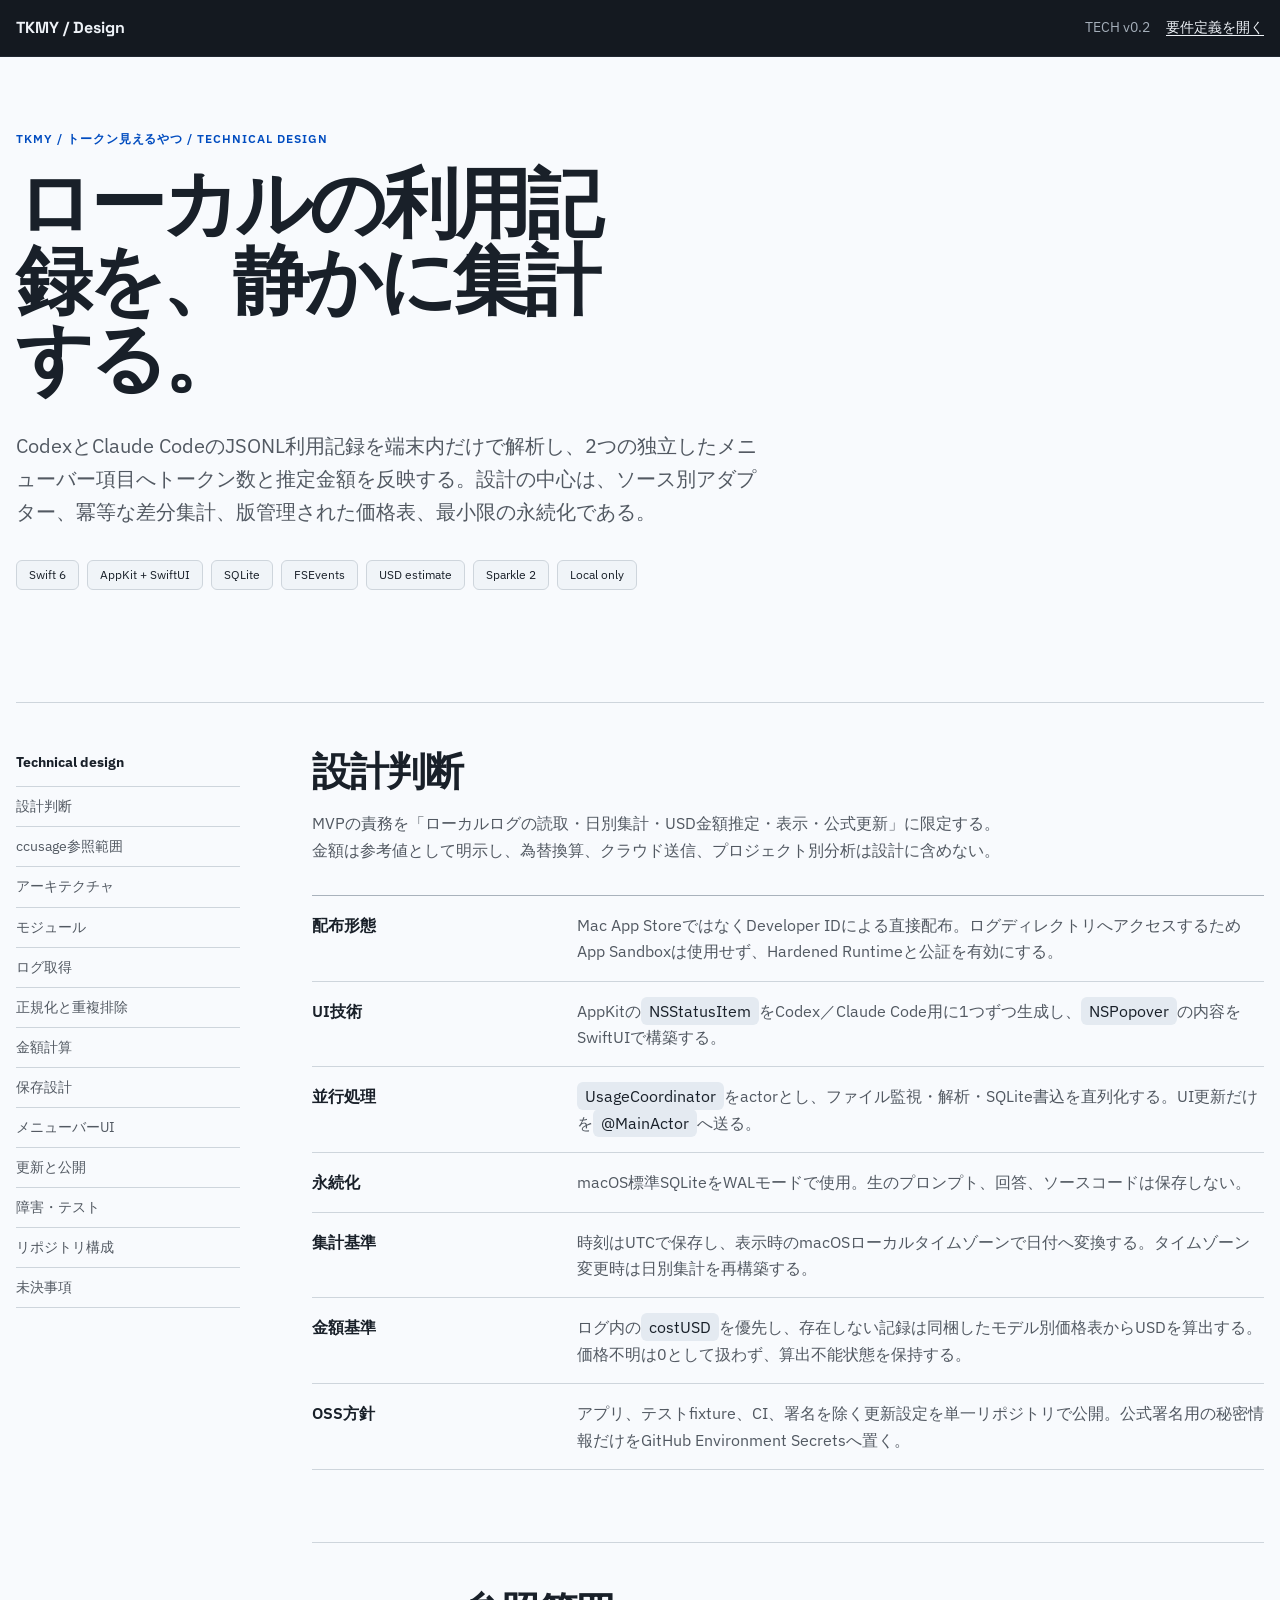
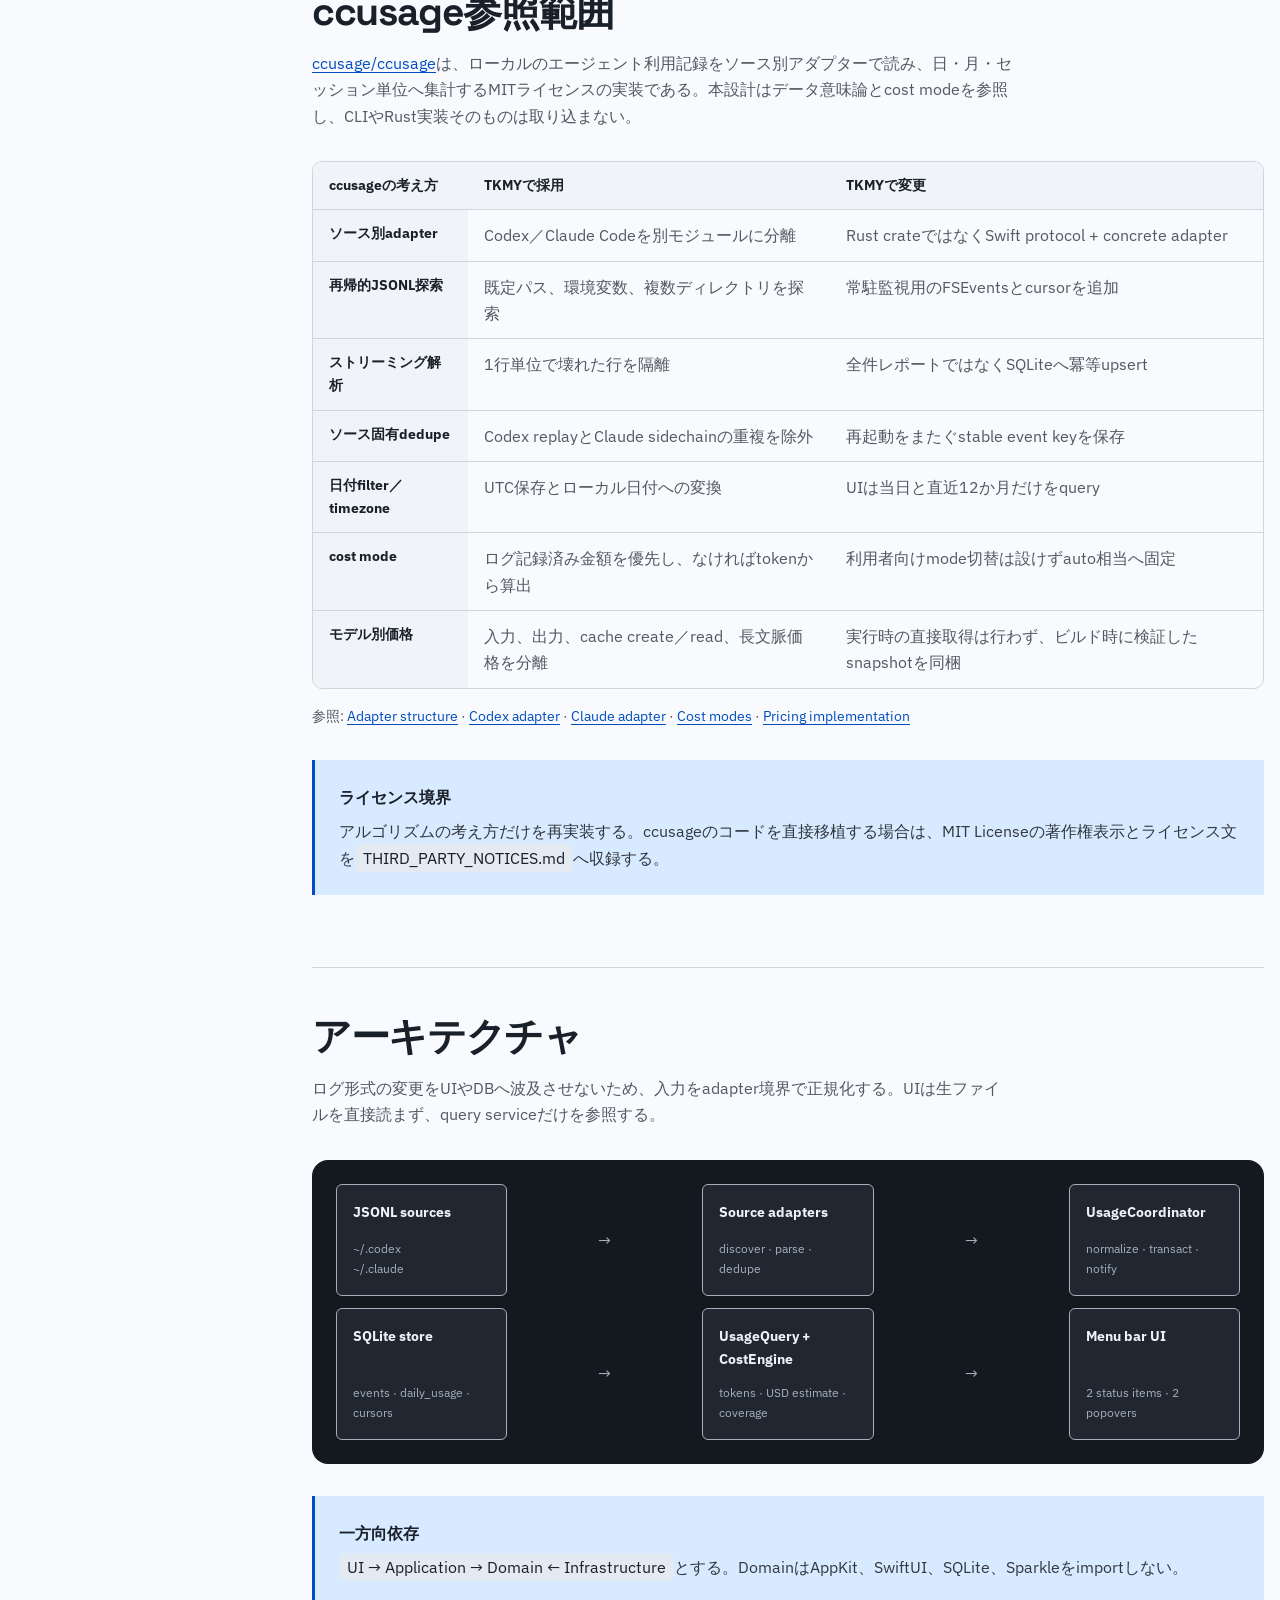
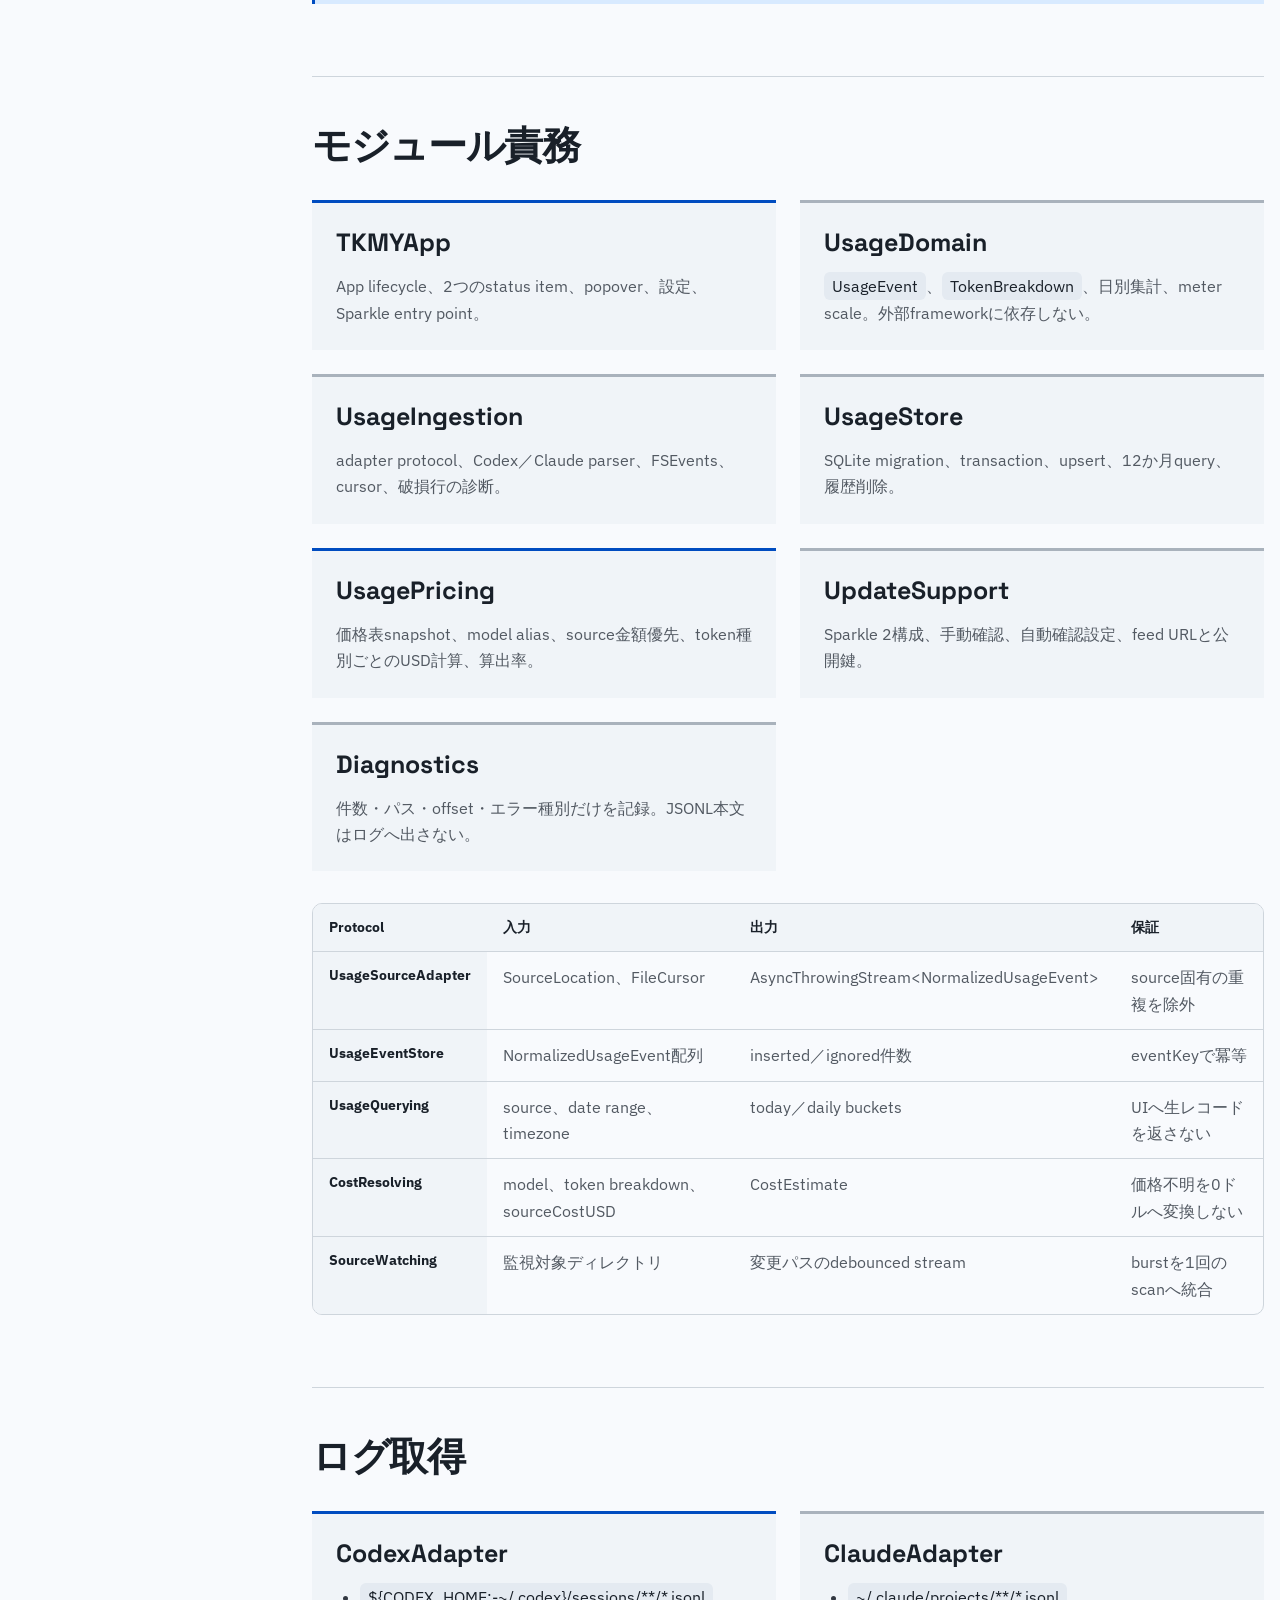
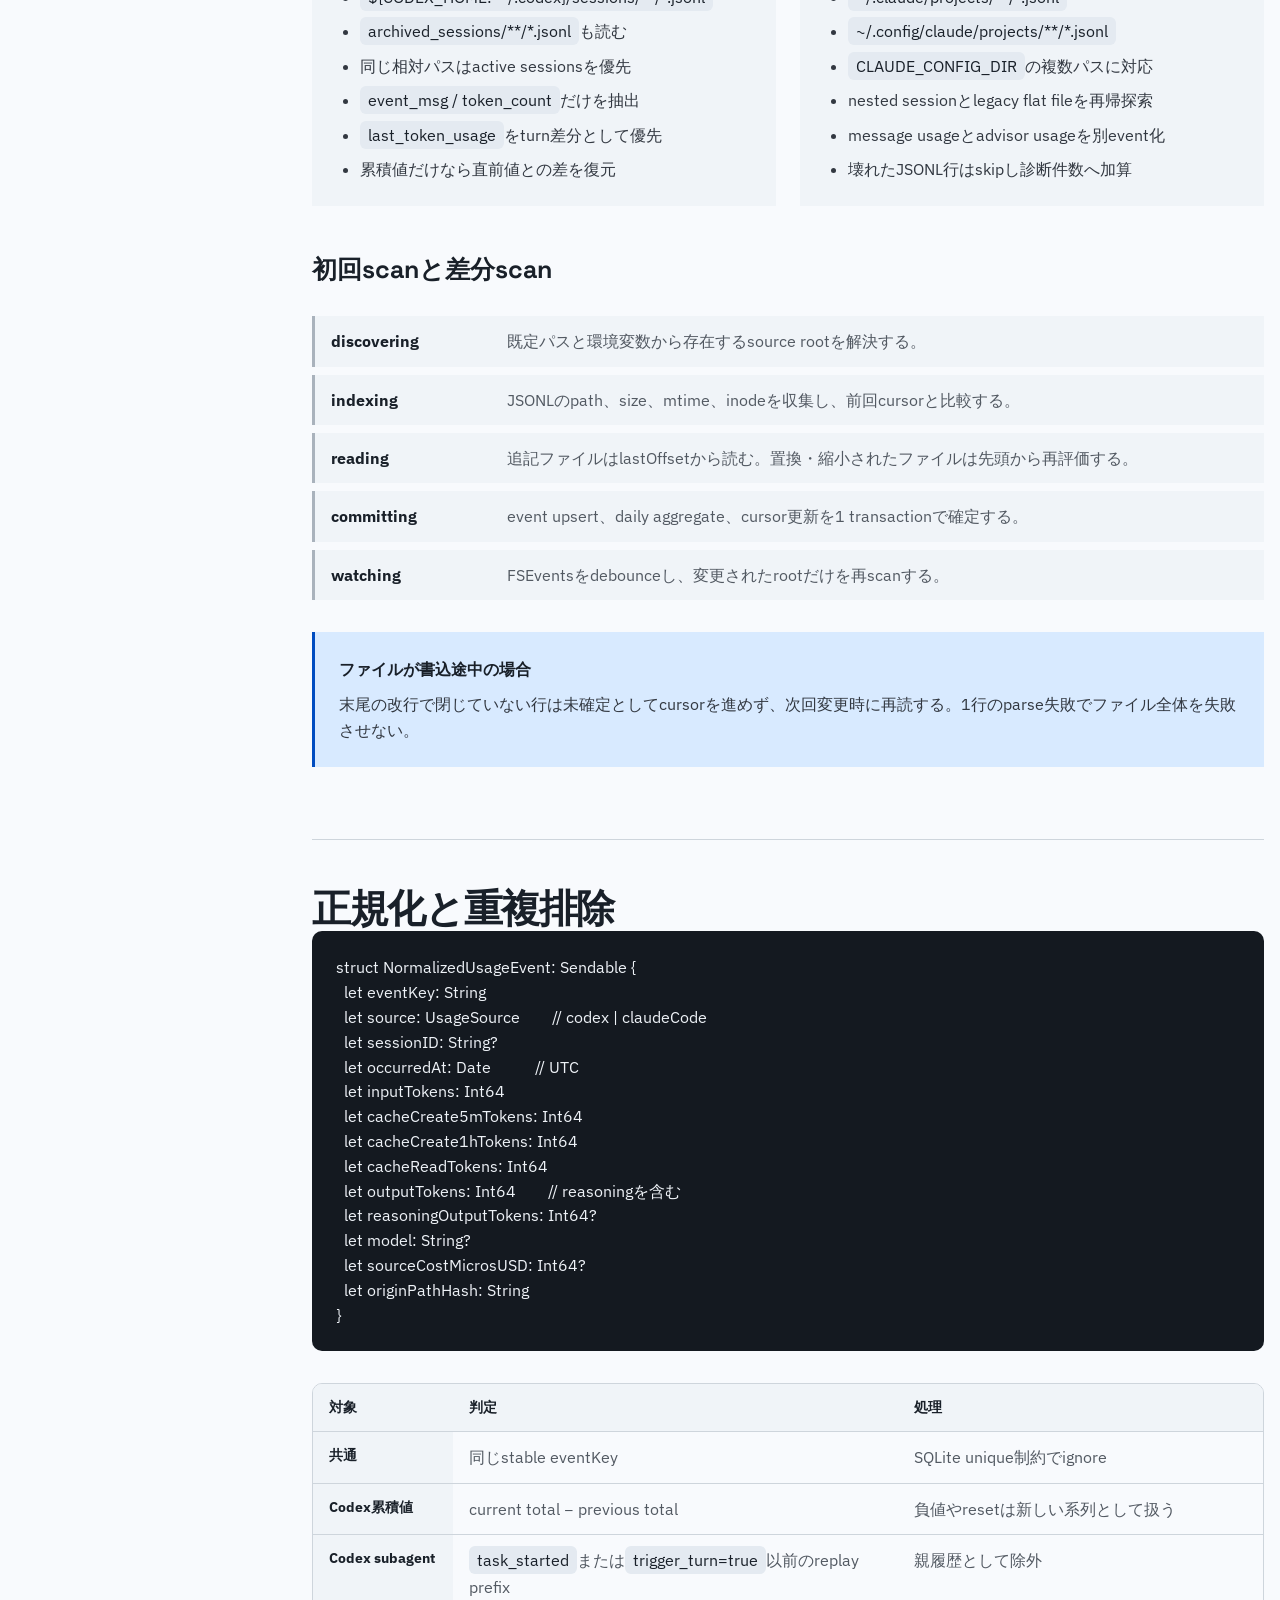
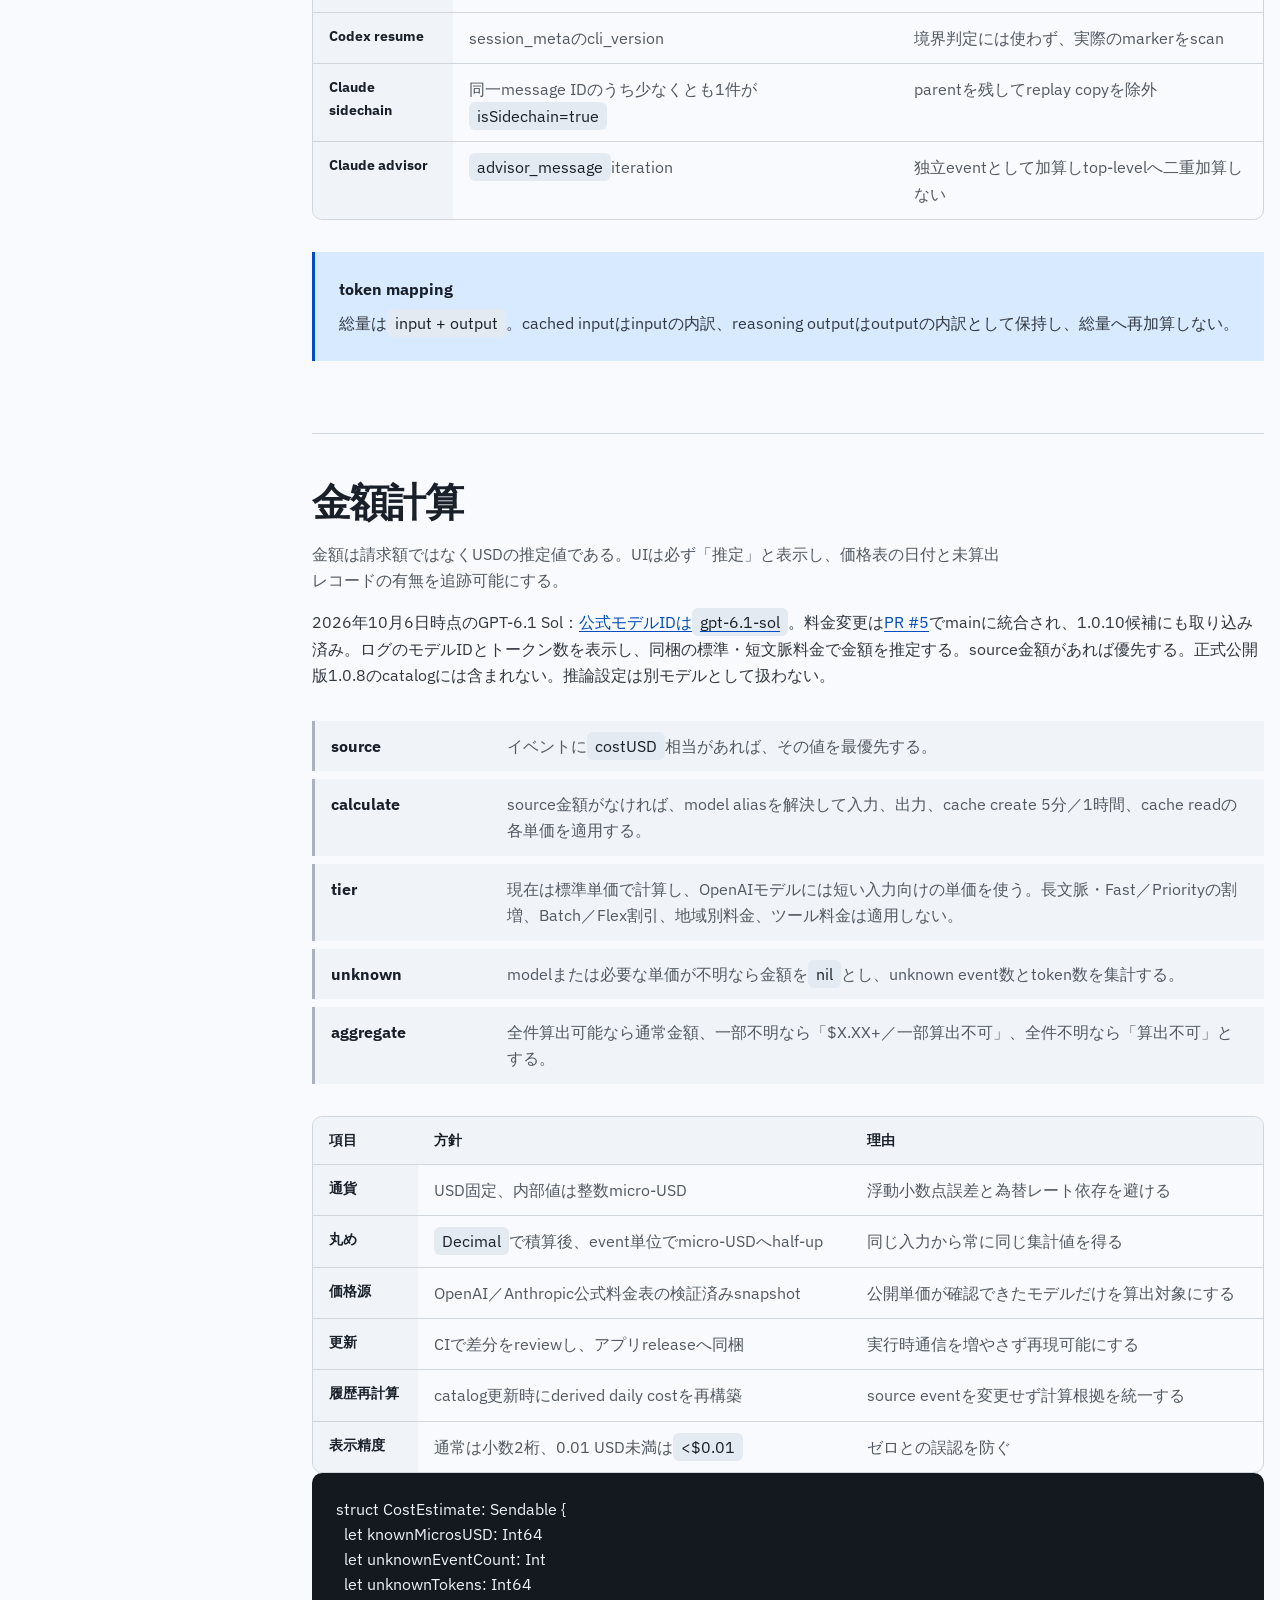
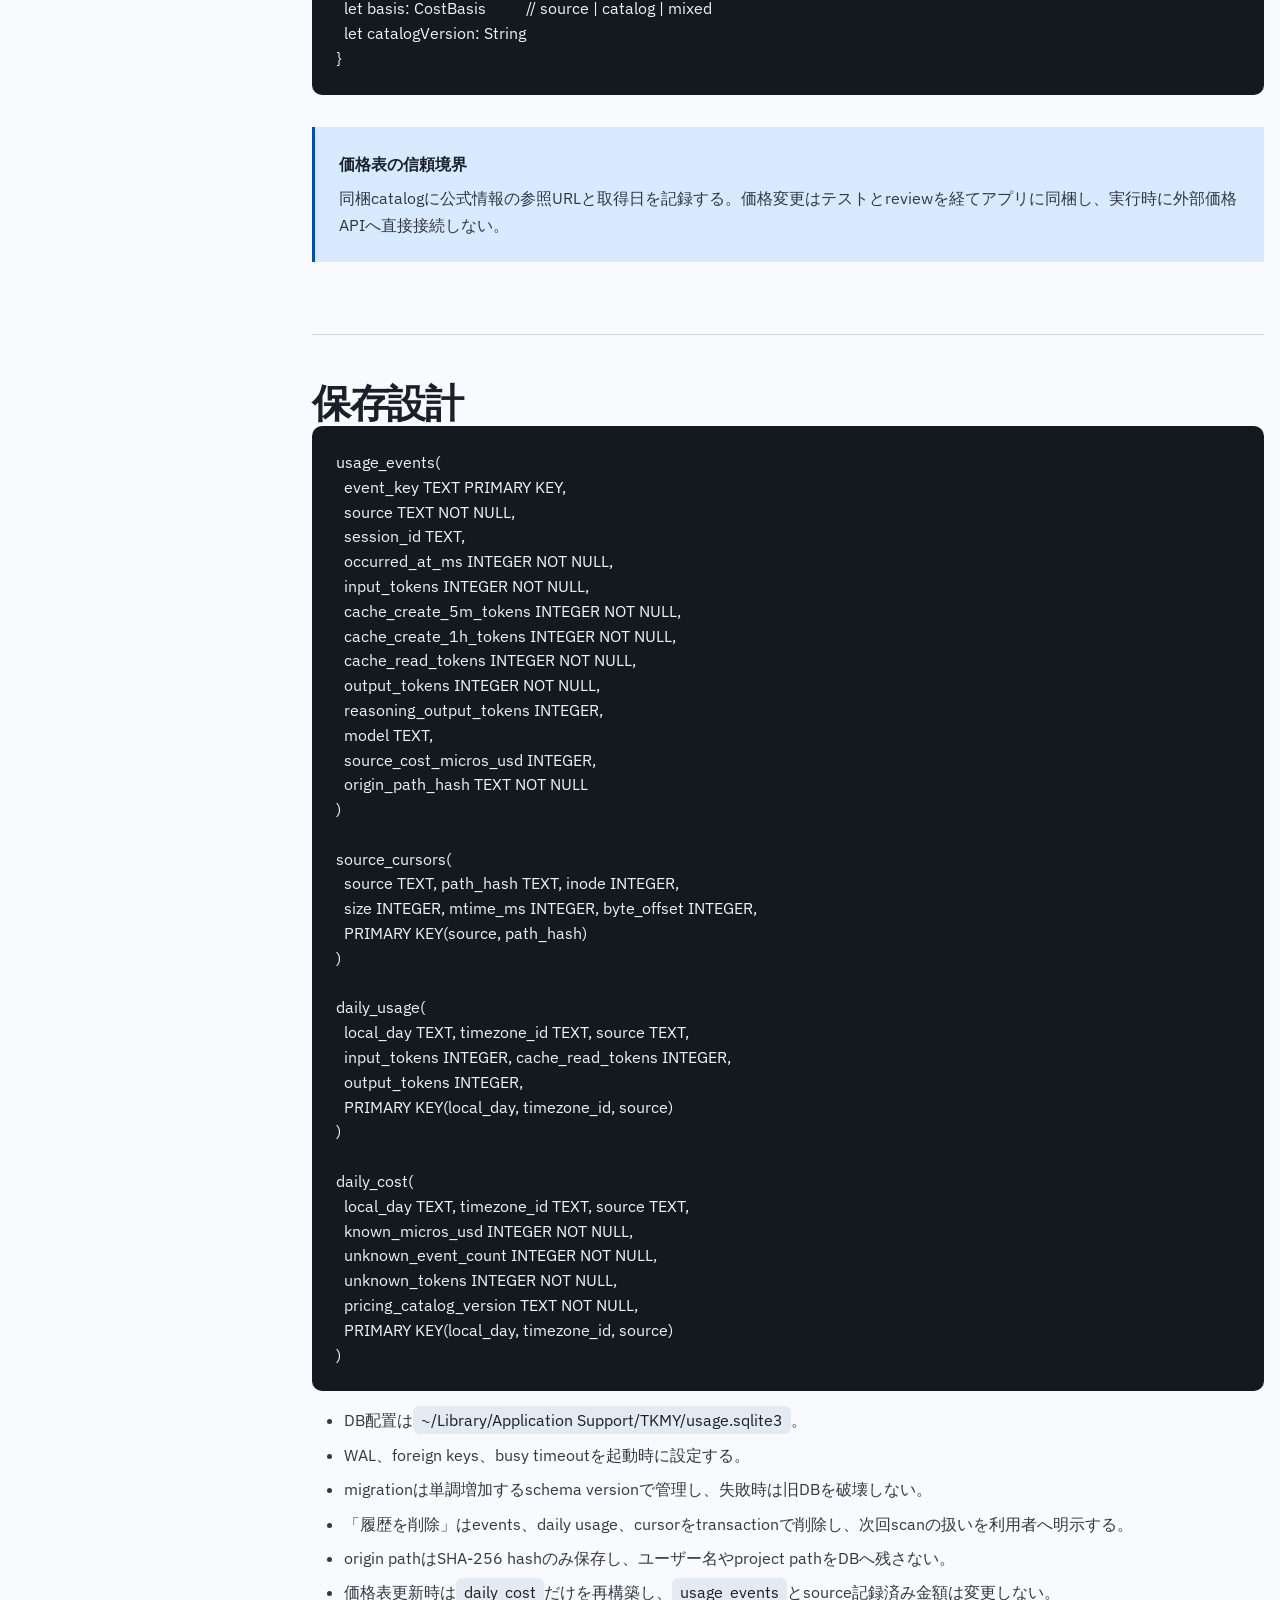
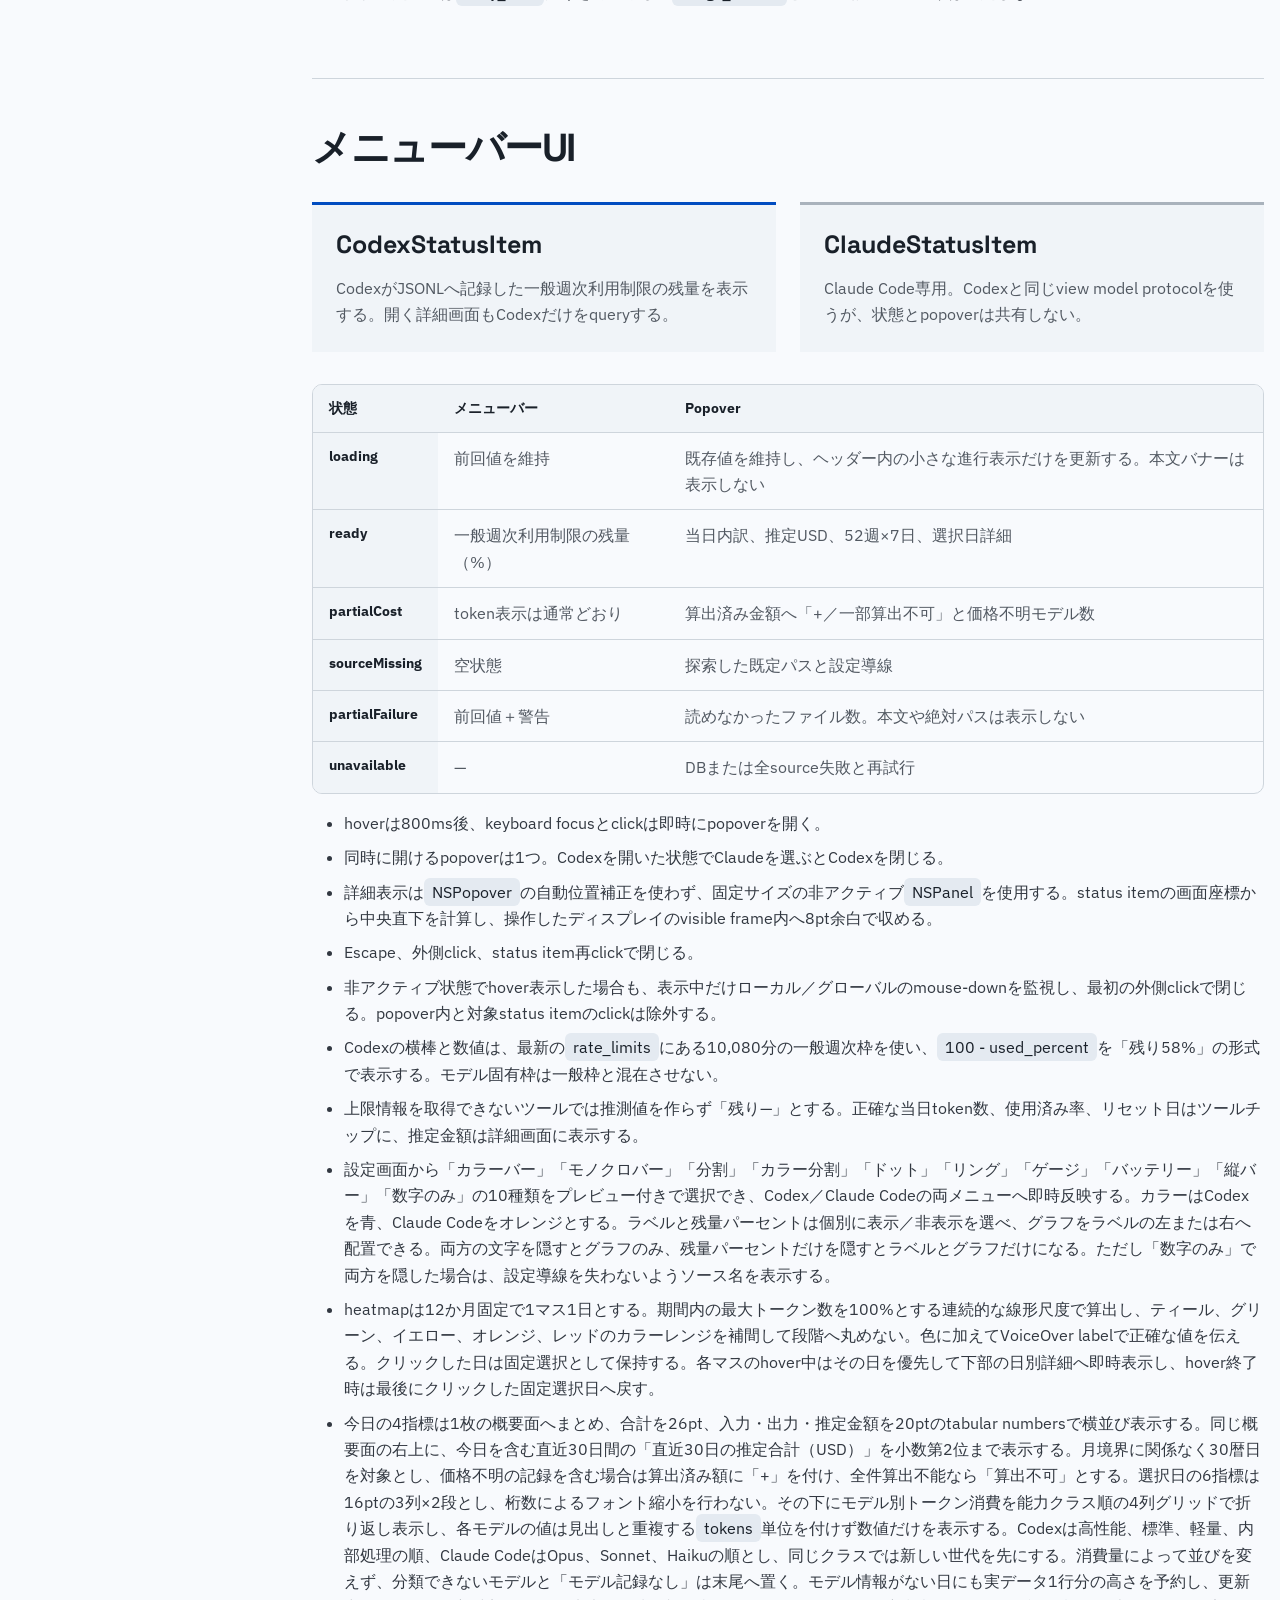
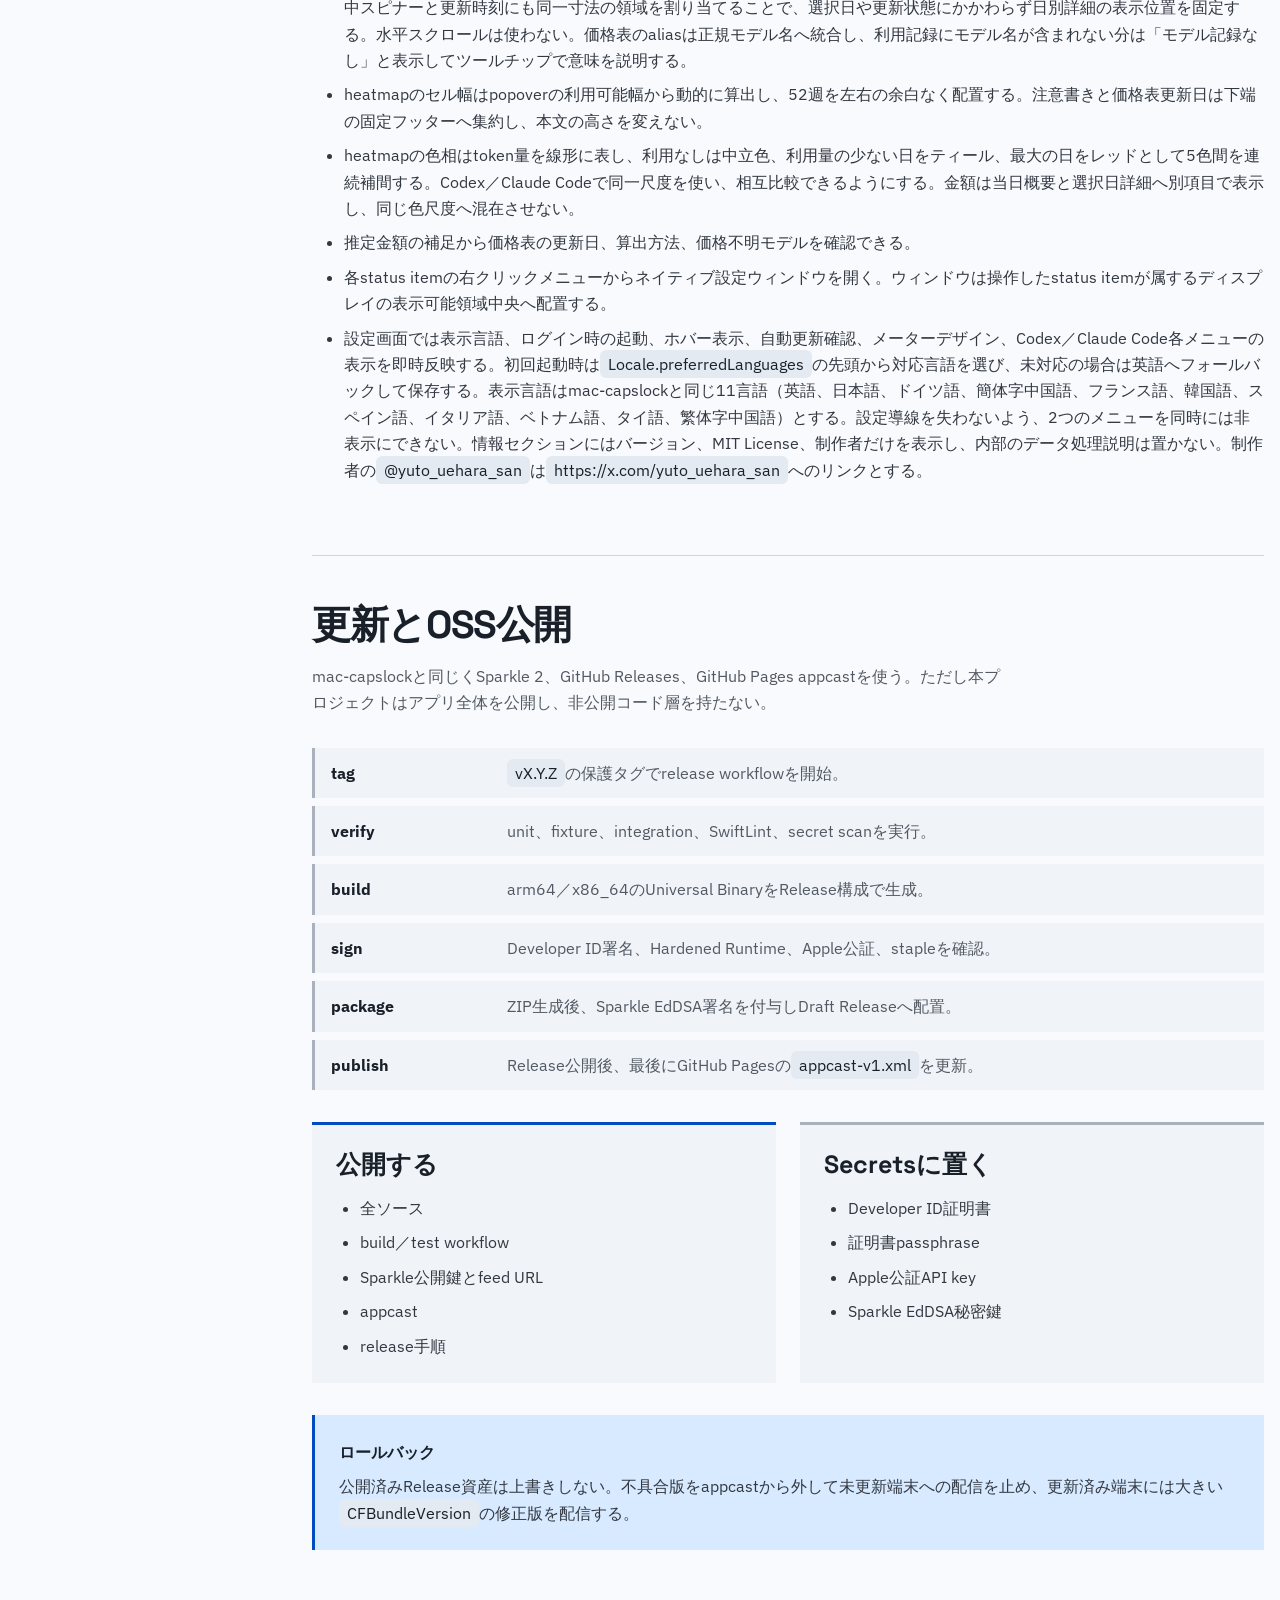
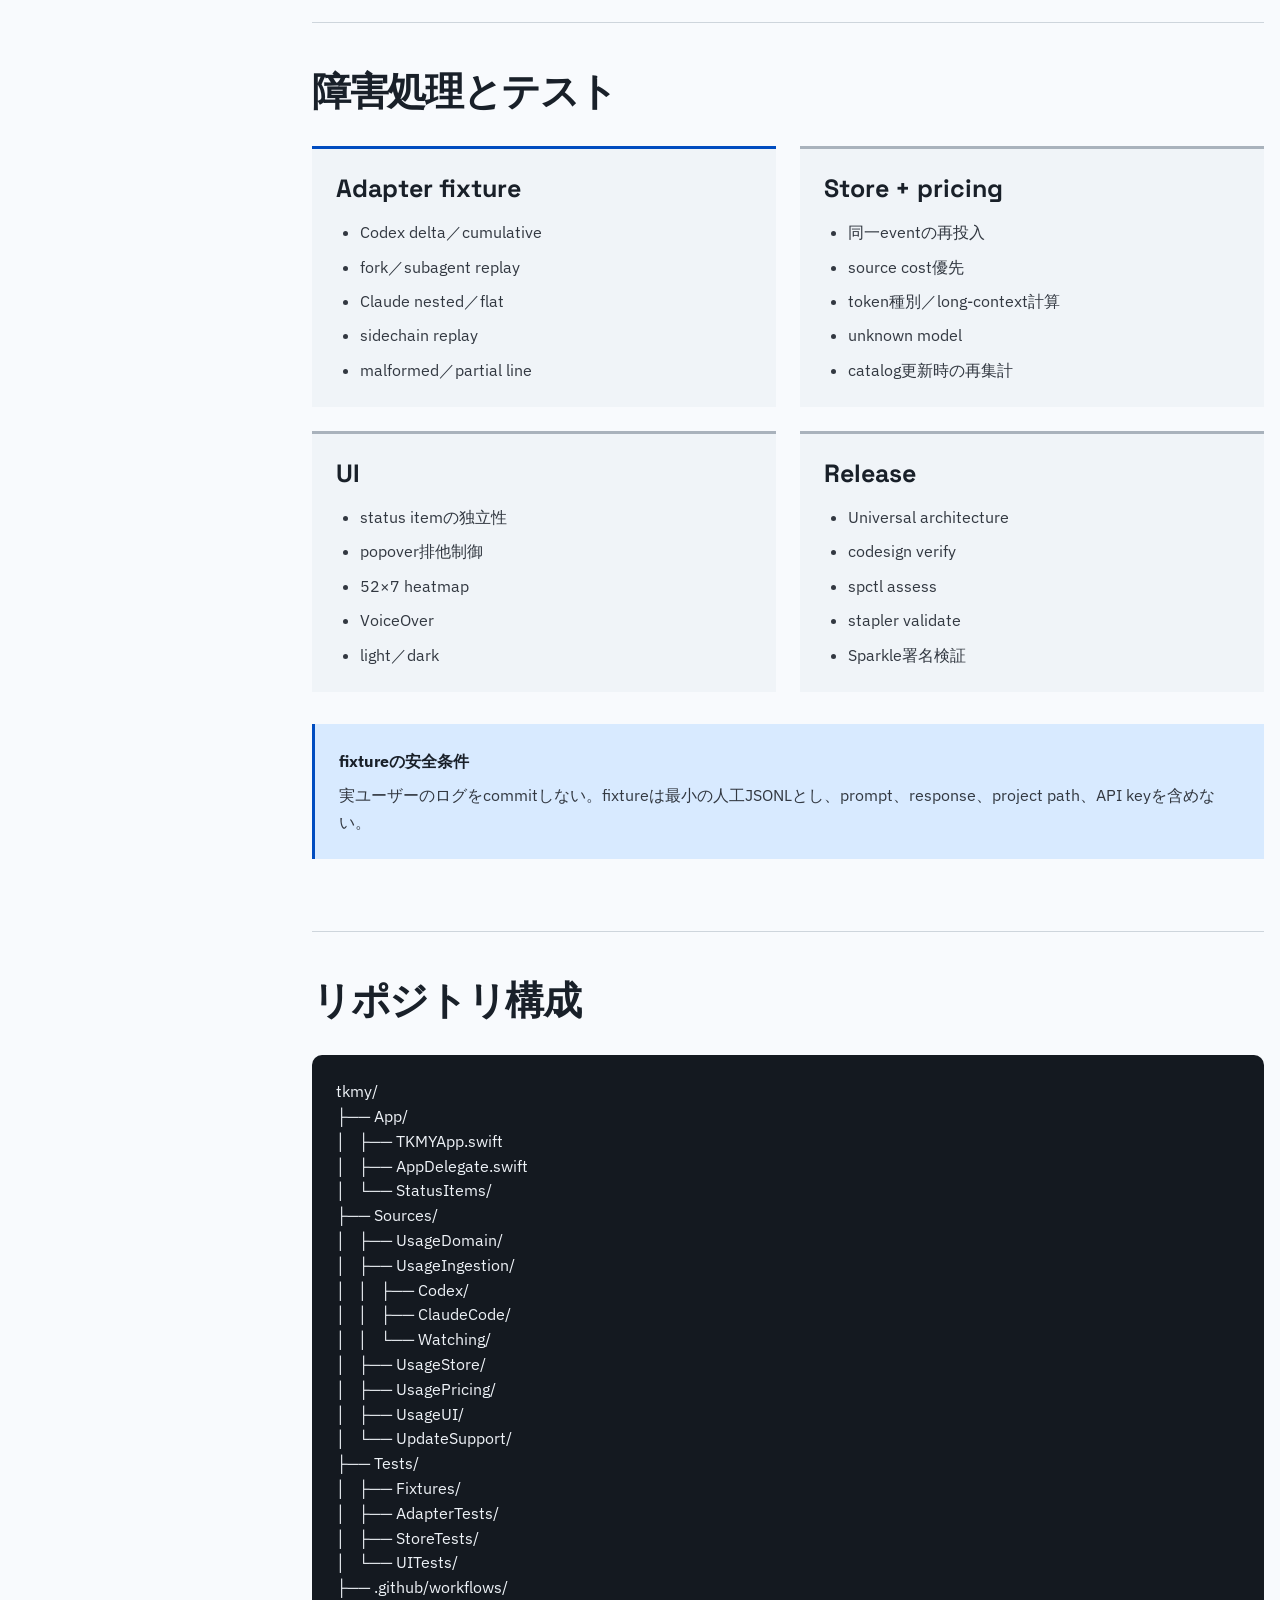
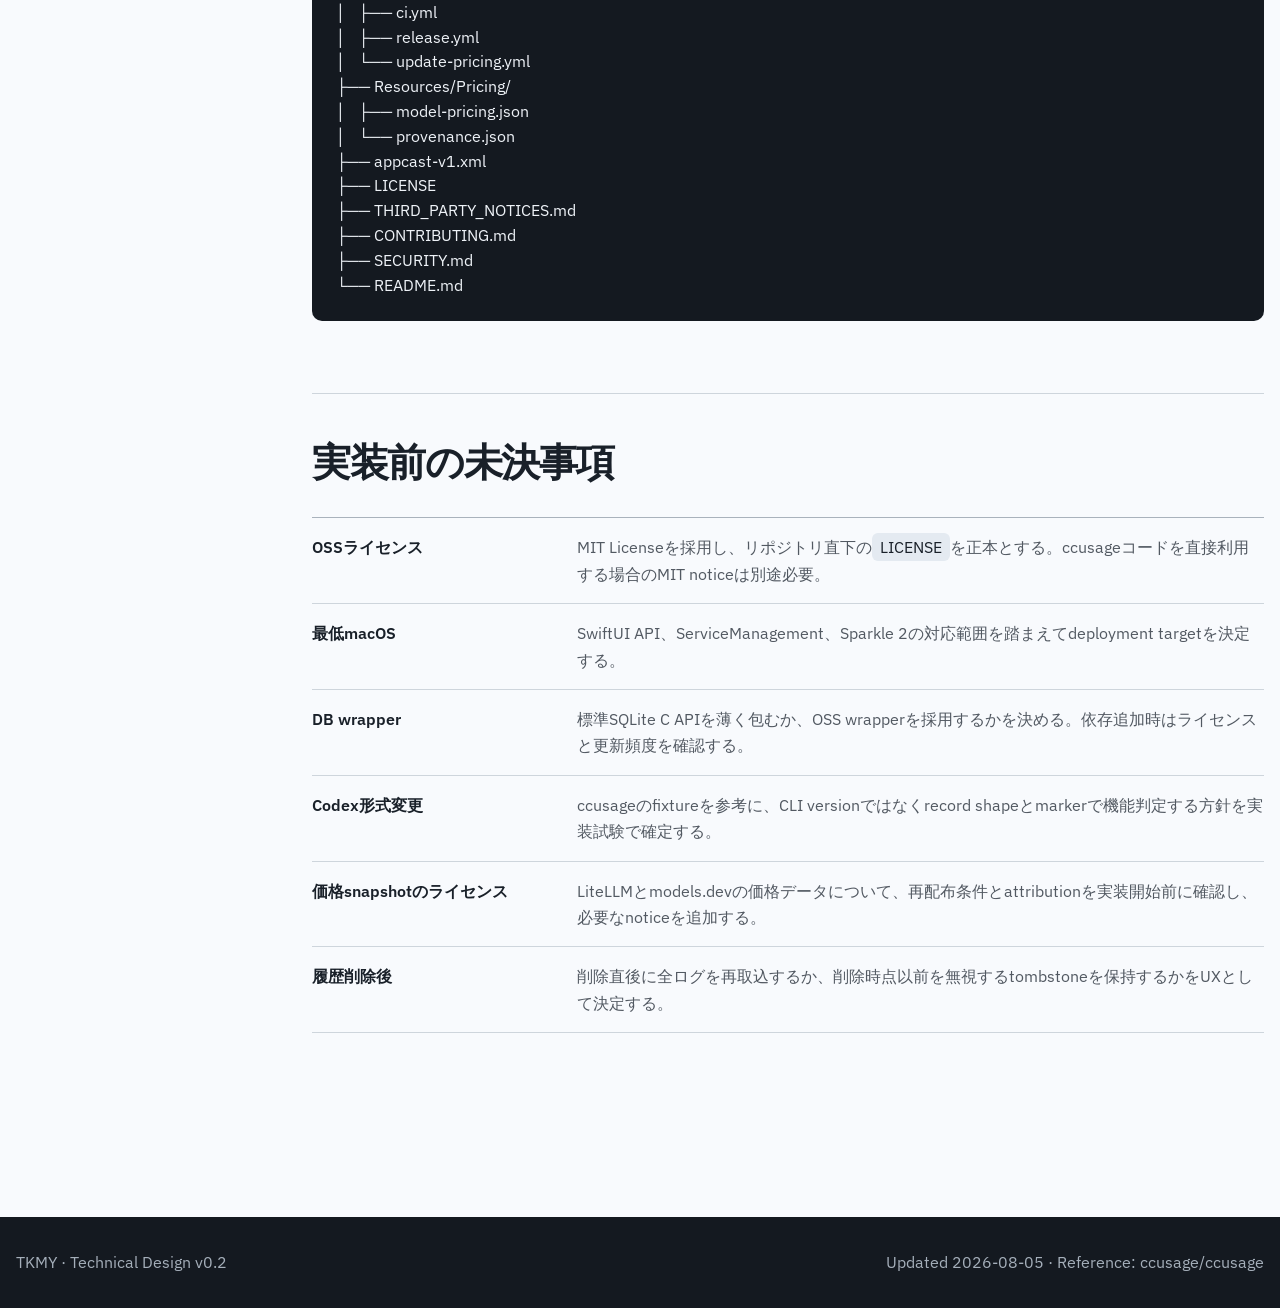
<file: design.html>
<!doctype html>
<html lang="ja">
<head>
  <meta charset="utf-8">
  <meta name="viewport" content="width=device-width, initial-scale=1">
  <meta name="description" content="TKMY（トークン見えるやつ）技術設計書。CodexとClaude Codeのローカルトークン利用量と推定金額を可視化するmacOSメニューバーアプリ。">
  <title>TKMY — 技術設計 v0.2</title>
  <link rel="stylesheet" href="tokens.css">
  <style>
    /* Hallmark · macrostructure: Long Document · tone: technical editorial · anchor hue: cobalt
     * pre-emit critique: P5 H5 E5 S5 R5 V5 · contrast: pass · mobile: pass
     */
    *, *::before, *::after { box-sizing: border-box; }
    html, body { margin: 0; overflow-x: clip; }
    html { scroll-behavior: smooth; }
    body { color: var(--color-ink-2); background: var(--color-paper); font-family: var(--font-body); font-size: var(--text-base); line-height: 1.65; }
    a { color: var(--color-accent); text-underline-offset: 0.18em; }
    a:focus-visible { outline: 2px solid var(--color-focus); outline-offset: 2px; }
    a:active { transform: translateY(1px); }
    code, pre, .mono { font-family: var(--font-mono); }
    code { padding: var(--space-2xs) var(--space-xs); color: var(--color-ink); background: var(--color-paper-3); border-radius: var(--radius-sm); }
    pre { margin: 0; padding: var(--space-lg); overflow-x: auto; color: var(--color-on-dark); background: var(--color-graphite); border-radius: var(--radius-md); line-height: 1.55; }
    pre code { padding: 0; color: inherit; background: var(--color-transparent); }
    h1, h2, h3, h4 { margin: 0; color: var(--color-ink); font-family: var(--font-display); font-style: normal; overflow-wrap: anywhere; min-width: 0; }
    h1 { max-width: 13ch; font-size: var(--text-display); line-height: 1.02; letter-spacing: -0.055em; }
    h2 { font-size: clamp(var(--text-xl), 4vw, var(--text-2xl)); line-height: 1.1; letter-spacing: -0.035em; }
    h3 { font-size: var(--text-lg); line-height: 1.2; }
    h4 { font-size: var(--text-md); line-height: 1.25; }
    p { margin-block: var(--space-md) 0; }
    ul, ol { margin-block: var(--space-md) 0; padding-inline-start: var(--space-xl); }
    li + li { margin-block-start: var(--space-xs); }
    .shell { width: min(100% - 2rem, 80rem); margin-inline: auto; }

    .topbar { position: sticky; inset-block-start: 0; z-index: 20; color: var(--color-on-dark); background: var(--color-graphite); border-block-end: var(--rule-thin) solid var(--color-graphite-2); }
    .topbar__inner { min-height: 3.5rem; display: flex; align-items: center; justify-content: space-between; gap: var(--space-lg); }
    .brand { color: var(--color-on-dark); font-family: var(--font-display); font-weight: 700; text-decoration: none; white-space: nowrap; }
    .topbar__meta { display: flex; align-items: center; gap: var(--space-md); color: var(--color-on-dark-muted); font-size: var(--text-sm); }
    .topbar__meta a { color: var(--color-on-dark); white-space: nowrap; }

    .hero { padding-block: var(--space-3xl) var(--space-4xl); border-block-end: var(--rule-thin) solid var(--color-rule); }
    .eyebrow { margin: 0 0 var(--space-md); color: var(--color-accent); font-size: var(--text-xs); font-weight: 600; letter-spacing: 0.08em; text-transform: uppercase; }
    .hero__lede { max-width: 62ch; margin-block-start: var(--space-xl); color: var(--color-muted); font-size: var(--text-md); }
    .status-line { display: flex; flex-wrap: wrap; gap: var(--space-xs); margin-block-start: var(--space-xl); }
    .status { padding: var(--space-2xs) var(--space-sm); color: var(--color-ink); background: var(--color-paper-2); border: var(--rule-thin) solid var(--color-rule); border-radius: var(--radius-sm); font-size: var(--text-xs); }

    .document { display: grid; grid-template-columns: 14rem minmax(0, 1fr); gap: var(--space-3xl); align-items: start; padding-block: var(--space-2xl) var(--space-4xl); }
    .toc { position: sticky; inset-block-start: 5.5rem; }
    .toc strong { display: block; margin-block-end: var(--space-sm); color: var(--color-ink); font-size: var(--text-sm); }
    .toc ol { margin: 0; padding: 0; list-style: none; border-block-start: var(--rule-thin) solid var(--color-rule); }
    .toc li { margin: 0; border-block-end: var(--rule-thin) solid var(--color-rule); }
    .toc a { display: block; padding-block: var(--space-xs); color: var(--color-muted); font-size: var(--text-sm); text-decoration: none; white-space: nowrap; }
    .toc a:hover { color: var(--color-ink); }
    .article { min-width: 0; }
    .chapter { padding-block: var(--space-2xl) var(--space-3xl); border-block-start: var(--rule-thin) solid var(--color-rule); scroll-margin-top: 5rem; }
    .chapter:first-child { border-block-start: 0; padding-block-start: 0; }
    .chapter__intro { max-width: 70ch; color: var(--color-muted); }

    .decision-grid, .source-grid, .module-grid, .test-grid { display: grid; grid-template-columns: repeat(2, minmax(0, 1fr)); gap: var(--space-lg); margin-block-start: var(--space-xl); }
    .panel { padding: var(--space-lg); background: var(--color-paper-2); border-block-start: 3px solid var(--color-rule-2); }
    .panel--accent { border-color: var(--color-accent); }
    .panel p { color: var(--color-muted); }
    .panel ul { padding-inline-start: var(--space-lg); }
    .decision-list { margin: var(--space-xl) 0 0; border-block-start: var(--rule-thin) solid var(--color-rule-2); }
    .decision-row { display: grid; grid-template-columns: minmax(9rem, 0.7fr) minmax(0, 2fr); gap: var(--space-lg); padding-block: var(--space-md); border-block-end: var(--rule-thin) solid var(--color-rule); }
    .decision-row > * { margin: 0; }
    .decision-row > strong { color: var(--color-ink); font-weight: 600; }
    .decision-row > p { color: var(--color-muted); }

    .flow { margin-block-start: var(--space-xl); padding: var(--space-lg); background: var(--color-graphite); border-radius: var(--radius-lg); }
    .flow__row { display: grid; grid-template-columns: repeat(5, minmax(0, 1fr)); gap: var(--space-sm); align-items: stretch; }
    .flow__node { min-height: 7rem; display: flex; flex-direction: column; justify-content: space-between; gap: var(--space-sm); padding: var(--space-md); color: var(--color-on-dark); background: var(--color-graphite-2); border: var(--rule-thin) solid var(--color-on-dark-muted); border-radius: var(--radius-sm); }
    .flow__node strong { color: var(--color-on-dark); font-size: var(--text-sm); }
    .flow__node span { color: var(--color-on-dark-muted); font-size: var(--text-xs); }
    .flow__arrow { align-self: center; color: var(--color-on-dark-muted); text-align: center; }

    .spec-wrap { margin-block-start: var(--space-xl); overflow-x: auto; border: var(--rule-thin) solid var(--color-rule); border-radius: var(--radius-md); }
    table { width: 100%; min-width: 46rem; border-collapse: collapse; }
    th, td { padding: var(--space-sm) var(--space-md); border-block-end: var(--rule-thin) solid var(--color-rule); text-align: start; vertical-align: top; }
    th { color: var(--color-ink); background: var(--color-paper-2); font-size: var(--text-sm); }
    td { color: var(--color-muted); }
    tbody tr:last-child th, tbody tr:last-child td { border-block-end: 0; }
    .contract { margin-block-start: var(--space-xl); padding: var(--space-lg); border-inline-start: 3px solid var(--color-accent); background: var(--color-accent-soft); }
    .contract strong { color: var(--color-ink); }
    .contract p { margin-block-start: var(--space-xs); }

    .state-list { display: grid; gap: var(--space-xs); margin: var(--space-xl) 0 0; padding: 0; list-style: none; }
    .state-list li { display: grid; grid-template-columns: 10rem minmax(0, 1fr); gap: var(--space-md); margin: 0; padding: var(--space-sm) var(--space-md); background: var(--color-paper-2); border-inline-start: 3px solid var(--color-rule-2); }
    .state-list strong { color: var(--color-ink); }
    .state-list span { color: var(--color-muted); }
    .repo-tree { margin-block-start: var(--space-xl); }
    .source-note { color: var(--color-muted); font-size: var(--text-sm); }
    .source-note a { white-space: nowrap; }
    .footer { padding-block: var(--space-xl); color: var(--color-on-dark-muted); background: var(--color-graphite); }
    .footer__inner { display: flex; justify-content: space-between; gap: var(--space-lg); }

    @media (max-width: 60rem) {
      .document { grid-template-columns: minmax(0, 1fr); }
      .toc { display: none; }
      .flow__row { grid-template-columns: minmax(0, 1fr); }
      .flow__arrow { transform: rotate(90deg); }
    }
    @media (max-width: 40rem) {
      .shell { width: min(100% - 1.5rem, 80rem); }
      .brand__suffix { display: none; }
      .topbar__meta span { display: none; }
      .hero { padding-block: var(--space-2xl) var(--space-3xl); }
      .decision-grid, .source-grid, .module-grid, .test-grid { grid-template-columns: minmax(0, 1fr); }
      .decision-row, .state-list li { grid-template-columns: minmax(0, 1fr); gap: var(--space-xs); }
      .footer__inner { display: grid; }
    }
    @media (prefers-reduced-motion: reduce) {
      html { scroll-behavior: auto; }
      *, *::before, *::after { animation-duration: 0.01ms !important; transition-duration: 0.01ms !important; }
    }
  </style>
</head>
<body>
  <header class="topbar">
    <div class="topbar__inner shell">
      <a class="brand" href="#top">TKMY<span class="brand__suffix"> / Design</span></a>
      <div class="topbar__meta"><span>TECH v0.2</span><a href="index.html">要件定義を開く</a></div>
    </div>
  </header>

  <main id="top">
    <section class="hero shell">
      <p class="eyebrow">TKMY / トークン見えるやつ / technical design</p>
      <h1>ローカルの利用記録を、静かに集計する。</h1>
      <p class="hero__lede">CodexとClaude CodeのJSONL利用記録を端末内だけで解析し、2つの独立したメニューバー項目へトークン数と推定金額を反映する。設計の中心は、ソース別アダプター、冪等な差分集計、版管理された価格表、最小限の永続化である。</p>
      <div class="status-line" aria-label="設計方針">
        <span class="status">Swift 6</span><span class="status">AppKit + SwiftUI</span><span class="status">SQLite</span><span class="status">FSEvents</span><span class="status">USD estimate</span><span class="status">Sparkle 2</span><span class="status">Local only</span>
      </div>
    </section>

    <div class="document shell">
      <nav class="toc" aria-label="設計書の目次">
        <strong>Technical design</strong>
        <ol>
          <li><a href="#decisions">設計判断</a></li>
          <li><a href="#reference">ccusage参照範囲</a></li>
          <li><a href="#architecture">アーキテクチャ</a></li>
          <li><a href="#modules">モジュール</a></li>
          <li><a href="#ingestion">ログ取得</a></li>
          <li><a href="#normalization">正規化と重複排除</a></li>
          <li><a href="#pricing">金額計算</a></li>
          <li><a href="#storage">保存設計</a></li>
          <li><a href="#ui">メニューバーUI</a></li>
          <li><a href="#updates">更新と公開</a></li>
          <li><a href="#quality">障害・テスト</a></li>
          <li><a href="#repository">リポジトリ構成</a></li>
          <li><a href="#open">未決事項</a></li>
        </ol>
      </nav>

      <article class="article">
        <section class="chapter" id="decisions">
          <h2>設計判断</h2>
          <p class="chapter__intro">MVPの責務を「ローカルログの読取・日別集計・USD金額推定・表示・公式更新」に限定する。金額は参考値として明示し、為替換算、クラウド送信、プロジェクト別分析は設計に含めない。</p>
          <div class="decision-list">
            <div class="decision-row"><strong>配布形態</strong><p>Mac App StoreではなくDeveloper IDによる直接配布。ログディレクトリへアクセスするためApp Sandboxは使用せず、Hardened Runtimeと公証を有効にする。</p></div>
            <div class="decision-row"><strong>UI技術</strong><p>AppKitの<code>NSStatusItem</code>をCodex／Claude Code用に1つずつ生成し、<code>NSPopover</code>の内容をSwiftUIで構築する。</p></div>
            <div class="decision-row"><strong>並行処理</strong><p><code>UsageCoordinator</code>をactorとし、ファイル監視・解析・SQLite書込を直列化する。UI更新だけを<code>@MainActor</code>へ送る。</p></div>
            <div class="decision-row"><strong>永続化</strong><p>macOS標準SQLiteをWALモードで使用。生のプロンプト、回答、ソースコードは保存しない。</p></div>
            <div class="decision-row"><strong>集計基準</strong><p>時刻はUTCで保存し、表示時のmacOSローカルタイムゾーンで日付へ変換する。タイムゾーン変更時は日別集計を再構築する。</p></div>
            <div class="decision-row"><strong>金額基準</strong><p>ログ内の<code>costUSD</code>を優先し、存在しない記録は同梱したモデル別価格表からUSDを算出する。価格不明は0として扱わず、算出不能状態を保持する。</p></div>
            <div class="decision-row"><strong>OSS方針</strong><p>アプリ、テストfixture、CI、署名を除く更新設定を単一リポジトリで公開。公式署名用の秘密情報だけをGitHub Environment Secretsへ置く。</p></div>
          </div>
        </section>

        <section class="chapter" id="reference">
          <h2>ccusage参照範囲</h2>
          <p class="chapter__intro"><a href="https://github.com/ccusage/ccusage">ccusage/ccusage</a>は、ローカルのエージェント利用記録をソース別アダプターで読み、日・月・セッション単位へ集計するMITライセンスの実装である。本設計はデータ意味論とcost modeを参照し、CLIやRust実装そのものは取り込まない。</p>
          <div class="spec-wrap" role="region" aria-label="ccusageとの対応表" tabindex="0">
            <table>
              <thead><tr><th>ccusageの考え方</th><th>TKMYで採用</th><th>TKMYで変更</th></tr></thead>
              <tbody>
                <tr><th>ソース別adapter</th><td>Codex／Claude Codeを別モジュールに分離</td><td>Rust crateではなくSwift protocol + concrete adapter</td></tr>
                <tr><th>再帰的JSONL探索</th><td>既定パス、環境変数、複数ディレクトリを探索</td><td>常駐監視用のFSEventsとcursorを追加</td></tr>
                <tr><th>ストリーミング解析</th><td>1行単位で壊れた行を隔離</td><td>全件レポートではなくSQLiteへ冪等upsert</td></tr>
                <tr><th>ソース固有dedupe</th><td>Codex replayとClaude sidechainの重複を除外</td><td>再起動をまたぐstable event keyを保存</td></tr>
                <tr><th>日付filter／timezone</th><td>UTC保存とローカル日付への変換</td><td>UIは当日と直近12か月だけをquery</td></tr>
                <tr><th>cost mode</th><td>ログ記録済み金額を優先し、なければtokenから算出</td><td>利用者向けmode切替は設けずauto相当へ固定</td></tr>
                <tr><th>モデル別価格</th><td>入力、出力、cache create／read、長文脈価格を分離</td><td>実行時の直接取得は行わず、ビルド時に検証したsnapshotを同梱</td></tr>
              </tbody>
            </table>
          </div>
          <p class="source-note">参照: <a href="https://github.com/ccusage/ccusage/tree/main/rust/adapters">Adapter structure</a> · <a href="https://github.com/ccusage/ccusage/tree/main/rust/adapters/codex">Codex adapter</a> · <a href="https://github.com/ccusage/ccusage/tree/main/rust/adapters/claude">Claude adapter</a> · <a href="https://github.com/ccusage/ccusage/blob/main/docs/guide/cost-modes.md">Cost modes</a> · <a href="https://github.com/ccusage/ccusage/blob/main/rust/crates/ccusage-core/src/pricing.rs">Pricing implementation</a></p>
          <div class="contract"><strong>ライセンス境界</strong><p>アルゴリズムの考え方だけを再実装する。ccusageのコードを直接移植する場合は、MIT Licenseの著作権表示とライセンス文を<code>THIRD_PARTY_NOTICES.md</code>へ収録する。</p></div>
        </section>

        <section class="chapter" id="architecture">
          <h2>アーキテクチャ</h2>
          <p class="chapter__intro">ログ形式の変更をUIやDBへ波及させないため、入力をadapter境界で正規化する。UIは生ファイルを直接読まず、query serviceだけを参照する。</p>
          <div class="flow" aria-label="データ処理フロー">
            <div class="flow__row">
              <div class="flow__node"><strong>JSONL sources</strong><span>~/.codex<br>~/.claude</span></div>
              <div class="flow__arrow" aria-hidden="true">→</div>
              <div class="flow__node"><strong>Source adapters</strong><span>discover · parse · dedupe</span></div>
              <div class="flow__arrow" aria-hidden="true">→</div>
              <div class="flow__node"><strong>UsageCoordinator</strong><span>normalize · transact · notify</span></div>
            </div>
            <div class="flow__row" style="margin-block-start: var(--space-sm)">
              <div class="flow__node"><strong>SQLite store</strong><span>events · daily_usage · cursors</span></div>
              <div class="flow__arrow" aria-hidden="true">→</div>
              <div class="flow__node"><strong>UsageQuery + CostEngine</strong><span>tokens · USD estimate · coverage</span></div>
              <div class="flow__arrow" aria-hidden="true">→</div>
              <div class="flow__node"><strong>Menu bar UI</strong><span>2 status items · 2 popovers</span></div>
            </div>
          </div>
          <div class="contract"><strong>一方向依存</strong><p><code>UI → Application → Domain ← Infrastructure</code>とする。DomainはAppKit、SwiftUI、SQLite、Sparkleをimportしない。</p></div>
        </section>

        <section class="chapter" id="modules">
          <h2>モジュール責務</h2>
          <div class="module-grid">
            <div class="panel panel--accent"><h3>TKMYApp</h3><p>App lifecycle、2つのstatus item、popover、設定、Sparkle entry point。</p></div>
            <div class="panel"><h3>UsageDomain</h3><p><code>UsageEvent</code>、<code>TokenBreakdown</code>、日別集計、meter scale。外部frameworkに依存しない。</p></div>
            <div class="panel"><h3>UsageIngestion</h3><p>adapter protocol、Codex／Claude parser、FSEvents、cursor、破損行の診断。</p></div>
            <div class="panel"><h3>UsageStore</h3><p>SQLite migration、transaction、upsert、12か月query、履歴削除。</p></div>
            <div class="panel panel--accent"><h3>UsagePricing</h3><p>価格表snapshot、model alias、source金額優先、token種別ごとのUSD計算、算出率。</p></div>
            <div class="panel"><h3>UpdateSupport</h3><p>Sparkle 2構成、手動確認、自動確認設定、feed URLと公開鍵。</p></div>
            <div class="panel"><h3>Diagnostics</h3><p>件数・パス・offset・エラー種別だけを記録。JSONL本文はログへ出さない。</p></div>
          </div>
          <div class="spec-wrap" role="region" aria-label="主要protocol" tabindex="0">
            <table>
              <thead><tr><th>Protocol</th><th>入力</th><th>出力</th><th>保証</th></tr></thead>
              <tbody>
                <tr><th>UsageSourceAdapter</th><td>SourceLocation、FileCursor</td><td>AsyncThrowingStream&lt;NormalizedUsageEvent&gt;</td><td>source固有の重複を除外</td></tr>
                <tr><th>UsageEventStore</th><td>NormalizedUsageEvent配列</td><td>inserted／ignored件数</td><td>eventKeyで冪等</td></tr>
                <tr><th>UsageQuerying</th><td>source、date range、timezone</td><td>today／daily buckets</td><td>UIへ生レコードを返さない</td></tr>
                <tr><th>CostResolving</th><td>model、token breakdown、sourceCostUSD</td><td>CostEstimate</td><td>価格不明を0ドルへ変換しない</td></tr>
                <tr><th>SourceWatching</th><td>監視対象ディレクトリ</td><td>変更パスのdebounced stream</td><td>burstを1回のscanへ統合</td></tr>
              </tbody>
            </table>
          </div>
        </section>

        <section class="chapter" id="ingestion">
          <h2>ログ取得</h2>
          <div class="source-grid">
            <div class="panel panel--accent">
              <h3>CodexAdapter</h3>
              <ul>
                <li><code>${CODEX_HOME:-~/.codex}/sessions/**/*.jsonl</code></li>
                <li><code>archived_sessions/**/*.jsonl</code>も読む</li>
                <li>同じ相対パスはactive sessionsを優先</li>
                <li><code>event_msg / token_count</code>だけを抽出</li>
                <li><code>last_token_usage</code>をturn差分として優先</li>
                <li>累積値だけなら直前値との差を復元</li>
              </ul>
            </div>
            <div class="panel">
              <h3>ClaudeAdapter</h3>
              <ul>
                <li><code>~/.claude/projects/**/*.jsonl</code></li>
                <li><code>~/.config/claude/projects/**/*.jsonl</code></li>
                <li><code>CLAUDE_CONFIG_DIR</code>の複数パスに対応</li>
                <li>nested sessionとlegacy flat fileを再帰探索</li>
                <li>message usageとadvisor usageを別event化</li>
                <li>壊れたJSONL行はskipし診断件数へ加算</li>
              </ul>
            </div>
          </div>
          <h3 style="margin-block-start: var(--space-2xl)">初回scanと差分scan</h3>
          <ol class="state-list">
            <li><strong>discovering</strong><span>既定パスと環境変数から存在するsource rootを解決する。</span></li>
            <li><strong>indexing</strong><span>JSONLのpath、size、mtime、inodeを収集し、前回cursorと比較する。</span></li>
            <li><strong>reading</strong><span>追記ファイルはlastOffsetから読む。置換・縮小されたファイルは先頭から再評価する。</span></li>
            <li><strong>committing</strong><span>event upsert、daily aggregate、cursor更新を1 transactionで確定する。</span></li>
            <li><strong>watching</strong><span>FSEventsをdebounceし、変更されたrootだけを再scanする。</span></li>
          </ol>
          <div class="contract"><strong>ファイルが書込途中の場合</strong><p>末尾の改行で閉じていない行は未確定としてcursorを進めず、次回変更時に再読する。1行のparse失敗でファイル全体を失敗させない。</p></div>
        </section>

        <section class="chapter" id="normalization">
          <h2>正規化と重複排除</h2>
          <pre><code>struct NormalizedUsageEvent: Sendable {
  let eventKey: String
  let source: UsageSource        // codex | claudeCode
  let sessionID: String?
  let occurredAt: Date           // UTC
  let inputTokens: Int64
  let cacheCreate5mTokens: Int64
  let cacheCreate1hTokens: Int64
  let cacheReadTokens: Int64
  let outputTokens: Int64        // reasoningを含む
  let reasoningOutputTokens: Int64?
  let model: String?
  let sourceCostMicrosUSD: Int64?
  let originPathHash: String
}</code></pre>
          <div class="spec-wrap" role="region" aria-label="重複排除規則" tabindex="0">
            <table>
              <thead><tr><th>対象</th><th>判定</th><th>処理</th></tr></thead>
              <tbody>
                <tr><th>共通</th><td>同じstable eventKey</td><td>SQLite unique制約でignore</td></tr>
                <tr><th>Codex累積値</th><td>current total − previous total</td><td>負値やresetは新しい系列として扱う</td></tr>
                <tr><th>Codex subagent</th><td><code>task_started</code>または<code>trigger_turn=true</code>以前のreplay prefix</td><td>親履歴として除外</td></tr>
                <tr><th>Codex resume</th><td>session_metaのcli_version</td><td>境界判定には使わず、実際のmarkerをscan</td></tr>
                <tr><th>Claude sidechain</th><td>同一message IDのうち少なくとも1件が<code>isSidechain=true</code></td><td>parentを残してreplay copyを除外</td></tr>
                <tr><th>Claude advisor</th><td><code>advisor_message</code>iteration</td><td>独立eventとして加算しtop-levelへ二重加算しない</td></tr>
              </tbody>
            </table>
          </div>
          <div class="contract"><strong>token mapping</strong><p>総量は<code>input + output</code>。cached inputはinputの内訳、reasoning outputはoutputの内訳として保持し、総量へ再加算しない。</p></div>
        </section>

        <section class="chapter" id="pricing">
          <h2>金額計算</h2>
          <p class="chapter__intro">金額は請求額ではなくUSDの推定値である。UIは必ず「推定」と表示し、価格表の日付と未算出レコードの有無を追跡可能にする。</p>
          <p>2026年10月6日時点のGPT-6.1 Sol：<a href="https://developers.openai.com/api/docs/models/gpt-6.1-sol">公式モデルIDは<code>gpt-6.1-sol</code></a>。料金変更は<a href="https://github.com/mumei/tkmy/pull/5">PR #5</a>でmainに統合され、1.0.10候補にも取り込み済み。ログのモデルIDとトークン数を表示し、同梱の標準・短文脈料金で金額を推定する。source金額があれば優先する。正式公開版1.0.8のcatalogには含まれない。推論設定は別モデルとして扱わない。</p>
          <ol class="state-list">
            <li><strong>source</strong><span>イベントに<code>costUSD</code>相当があれば、その値を最優先する。</span></li>
            <li><strong>calculate</strong><span>source金額がなければ、model aliasを解決して入力、出力、cache create 5分／1時間、cache readの各単価を適用する。</span></li>
            <li><strong>tier</strong><span>現在は標準単価で計算し、OpenAIモデルには短い入力向けの単価を使う。長文脈・Fast／Priorityの割増、Batch／Flex割引、地域別料金、ツール料金は適用しない。</span></li>
            <li><strong>unknown</strong><span>modelまたは必要な単価が不明なら金額を<code>nil</code>とし、unknown event数とtoken数を集計する。</span></li>
            <li><strong>aggregate</strong><span>全件算出可能なら通常金額、一部不明なら「$X.XX+／一部算出不可」、全件不明なら「算出不可」とする。</span></li>
          </ol>
          <div class="spec-wrap" role="region" aria-label="価格表の設計" tabindex="0">
            <table>
              <thead><tr><th>項目</th><th>方針</th><th>理由</th></tr></thead>
              <tbody>
                <tr><th>通貨</th><td>USD固定、内部値は整数micro-USD</td><td>浮動小数点誤差と為替レート依存を避ける</td></tr>
                <tr><th>丸め</th><td><code>Decimal</code>で積算後、event単位でmicro-USDへhalf-up</td><td>同じ入力から常に同じ集計値を得る</td></tr>
                <tr><th>価格源</th><td>OpenAI／Anthropic公式料金表の検証済みsnapshot</td><td>公開単価が確認できたモデルだけを算出対象にする</td></tr>
                <tr><th>更新</th><td>CIで差分をreviewし、アプリreleaseへ同梱</td><td>実行時通信を増やさず再現可能にする</td></tr>
                <tr><th>履歴再計算</th><td>catalog更新時にderived daily costを再構築</td><td>source eventを変更せず計算根拠を統一する</td></tr>
                <tr><th>表示精度</th><td>通常は小数2桁、0.01 USD未満は<code>&lt;$0.01</code></td><td>ゼロとの誤認を防ぐ</td></tr>
              </tbody>
            </table>
          </div>
          <pre><code>struct CostEstimate: Sendable {
  let knownMicrosUSD: Int64
  let unknownEventCount: Int
  let unknownTokens: Int64
  let basis: CostBasis          // source | catalog | mixed
  let catalogVersion: String
}</code></pre>
          <div class="contract"><strong>価格表の信頼境界</strong><p>同梱catalogに公式情報の参照URLと取得日を記録する。価格変更はテストとreviewを経てアプリに同梱し、実行時に外部価格APIへ直接接続しない。</p></div>
        </section>

        <section class="chapter" id="storage">
          <h2>保存設計</h2>
          <pre><code>usage_events(
  event_key TEXT PRIMARY KEY,
  source TEXT NOT NULL,
  session_id TEXT,
  occurred_at_ms INTEGER NOT NULL,
  input_tokens INTEGER NOT NULL,
  cache_create_5m_tokens INTEGER NOT NULL,
  cache_create_1h_tokens INTEGER NOT NULL,
  cache_read_tokens INTEGER NOT NULL,
  output_tokens INTEGER NOT NULL,
  reasoning_output_tokens INTEGER,
  model TEXT,
  source_cost_micros_usd INTEGER,
  origin_path_hash TEXT NOT NULL
)

source_cursors(
  source TEXT, path_hash TEXT, inode INTEGER,
  size INTEGER, mtime_ms INTEGER, byte_offset INTEGER,
  PRIMARY KEY(source, path_hash)
)

daily_usage(
  local_day TEXT, timezone_id TEXT, source TEXT,
  input_tokens INTEGER, cache_read_tokens INTEGER,
  output_tokens INTEGER,
  PRIMARY KEY(local_day, timezone_id, source)
)

daily_cost(
  local_day TEXT, timezone_id TEXT, source TEXT,
  known_micros_usd INTEGER NOT NULL,
  unknown_event_count INTEGER NOT NULL,
  unknown_tokens INTEGER NOT NULL,
  pricing_catalog_version TEXT NOT NULL,
  PRIMARY KEY(local_day, timezone_id, source)
)</code></pre>
          <ul>
            <li>DB配置は<code>~/Library/Application Support/TKMY/usage.sqlite3</code>。</li>
            <li>WAL、foreign keys、busy timeoutを起動時に設定する。</li>
            <li>migrationは単調増加するschema versionで管理し、失敗時は旧DBを破壊しない。</li>
            <li>「履歴を削除」はevents、daily usage、cursorをtransactionで削除し、次回scanの扱いを利用者へ明示する。</li>
            <li>origin pathはSHA-256 hashのみ保存し、ユーザー名やproject pathをDBへ残さない。</li>
            <li>価格表更新時は<code>daily_cost</code>だけを再構築し、<code>usage_events</code>とsource記録済み金額は変更しない。</li>
          </ul>
        </section>

        <section class="chapter" id="ui">
          <h2>メニューバーUI</h2>
          <div class="decision-grid">
            <div class="panel panel--accent"><h3>CodexStatusItem</h3><p>CodexがJSONLへ記録した一般週次利用制限の残量を表示する。開く詳細画面もCodexだけをqueryする。</p></div>
            <div class="panel"><h3>ClaudeStatusItem</h3><p>Claude Code専用。Codexと同じview model protocolを使うが、状態とpopoverは共有しない。</p></div>
          </div>
          <div class="spec-wrap" role="region" aria-label="UI状態" tabindex="0">
            <table>
              <thead><tr><th>状態</th><th>メニューバー</th><th>Popover</th></tr></thead>
              <tbody>
                <tr><th>loading</th><td>前回値を維持</td><td>既存値を維持し、ヘッダー内の小さな進行表示だけを更新する。本文バナーは表示しない</td></tr>
                <tr><th>ready</th><td>一般週次利用制限の残量（%）</td><td>当日内訳、推定USD、52週×7日、選択日詳細</td></tr>
                <tr><th>partialCost</th><td>token表示は通常どおり</td><td>算出済み金額へ「+／一部算出不可」と価格不明モデル数</td></tr>
                <tr><th>sourceMissing</th><td>空状態</td><td>探索した既定パスと設定導線</td></tr>
                <tr><th>partialFailure</th><td>前回値＋警告</td><td>読めなかったファイル数。本文や絶対パスは表示しない</td></tr>
                <tr><th>unavailable</th><td>—</td><td>DBまたは全source失敗と再試行</td></tr>
              </tbody>
            </table>
          </div>
          <ul>
            <li>hoverは800ms後、keyboard focusとclickは即時にpopoverを開く。</li>
            <li>同時に開けるpopoverは1つ。Codexを開いた状態でClaudeを選ぶとCodexを閉じる。</li>
            <li>詳細表示は<code>NSPopover</code>の自動位置補正を使わず、固定サイズの非アクティブ<code>NSPanel</code>を使用する。status itemの画面座標から中央直下を計算し、操作したディスプレイのvisible frame内へ8pt余白で収める。</li>
            <li>Escape、外側click、status item再clickで閉じる。</li>
            <li>非アクティブ状態でhover表示した場合も、表示中だけローカル／グローバルのmouse-downを監視し、最初の外側clickで閉じる。popover内と対象status itemのclickは除外する。</li>
            <li>Codexの横棒と数値は、最新の<code>rate_limits</code>にある10,080分の一般週次枠を使い、<code>100 - used_percent</code>を「残り58%」の形式で表示する。モデル固有枠は一般枠と混在させない。</li>
            <li>上限情報を取得できないツールでは推測値を作らず「残り—」とする。正確な当日token数、使用済み率、リセット日はツールチップに、推定金額は詳細画面に表示する。</li>
            <li>設定画面から「カラーバー」「モノクロバー」「分割」「カラー分割」「ドット」「リング」「ゲージ」「バッテリー」「縦バー」「数字のみ」の10種類をプレビュー付きで選択でき、Codex／Claude Codeの両メニューへ即時反映する。カラーはCodexを青、Claude Codeをオレンジとする。ラベルと残量パーセントは個別に表示／非表示を選べ、グラフをラベルの左または右へ配置できる。両方の文字を隠すとグラフのみ、残量パーセントだけを隠すとラベルとグラフだけになる。ただし「数字のみ」で両方を隠した場合は、設定導線を失わないようソース名を表示する。</li>
            <li>heatmapは12か月固定で1マス1日とする。期間内の最大トークン数を100%とする連続的な線形尺度で算出し、ティール、グリーン、イエロー、オレンジ、レッドのカラーレンジを補間して段階へ丸めない。色に加えてVoiceOver labelで正確な値を伝える。クリックした日は固定選択として保持する。各マスのhover中はその日を優先して下部の日別詳細へ即時表示し、hover終了時は最後にクリックした固定選択日へ戻す。</li>
            <li>今日の4指標は1枚の概要面へまとめ、合計を26pt、入力・出力・推定金額を20ptのtabular numbersで横並び表示する。同じ概要面の右上に、今日を含む直近30日間の「直近30日の推定合計（USD）」を小数第2位まで表示する。月境界に関係なく30暦日を対象とし、価格不明の記録を含む場合は算出済み額に「+」を付け、全件算出不能なら「算出不可」とする。選択日の6指標は16ptの3列×2段とし、桁数によるフォント縮小を行わない。その下にモデル別トークン消費を能力クラス順の4列グリッドで折り返し表示し、各モデルの値は見出しと重複する<code>tokens</code>単位を付けず数値だけを表示する。Codexは高性能、標準、軽量、内部処理の順、Claude CodeはOpus、Sonnet、Haikuの順とし、同じクラスでは新しい世代を先にする。消費量によって並びを変えず、分類できないモデルと「モデル記録なし」は末尾へ置く。モデル情報がない日にも実データ1行分の高さを予約し、更新中スピナーと更新時刻にも同一寸法の領域を割り当てることで、選択日や更新状態にかかわらず日別詳細の表示位置を固定する。水平スクロールは使わない。価格表のaliasは正規モデル名へ統合し、利用記録にモデル名が含まれない分は「モデル記録なし」と表示してツールチップで意味を説明する。</li>
            <li>heatmapのセル幅はpopoverの利用可能幅から動的に算出し、52週を左右の余白なく配置する。注意書きと価格表更新日は下端の固定フッターへ集約し、本文の高さを変えない。</li>
            <li>heatmapの色相はtoken量を線形に表し、利用なしは中立色、利用量の少ない日をティール、最大の日をレッドとして5色間を連続補間する。Codex／Claude Codeで同一尺度を使い、相互比較できるようにする。金額は当日概要と選択日詳細へ別項目で表示し、同じ色尺度へ混在させない。</li>
            <li>推定金額の補足から価格表の更新日、算出方法、価格不明モデルを確認できる。</li>
            <li>各status itemの右クリックメニューからネイティブ設定ウィンドウを開く。ウィンドウは操作したstatus itemが属するディスプレイの表示可能領域中央へ配置する。</li>
            <li>設定画面では表示言語、ログイン時の起動、ホバー表示、自動更新確認、メーターデザイン、Codex／Claude Code各メニューの表示を即時反映する。初回起動時は<code>Locale.preferredLanguages</code>の先頭から対応言語を選び、未対応の場合は英語へフォールバックして保存する。表示言語はmac-capslockと同じ11言語（英語、日本語、ドイツ語、簡体字中国語、フランス語、韓国語、スペイン語、イタリア語、ベトナム語、タイ語、繁体字中国語）とする。設定導線を失わないよう、2つのメニューを同時には非表示にできない。情報セクションにはバージョン、MIT License、制作者だけを表示し、内部のデータ処理説明は置かない。制作者の<code>@yuto_uehara_san</code>は<code>https://x.com/yuto_uehara_san</code>へのリンクとする。</li>
          </ul>
        </section>

        <section class="chapter" id="updates">
          <h2>更新とOSS公開</h2>
          <p class="chapter__intro">mac-capslockと同じくSparkle 2、GitHub Releases、GitHub Pages appcastを使う。ただし本プロジェクトはアプリ全体を公開し、非公開コード層を持たない。</p>
          <ol class="state-list">
            <li><strong>tag</strong><span><code>vX.Y.Z</code>の保護タグでrelease workflowを開始。</span></li>
            <li><strong>verify</strong><span>unit、fixture、integration、SwiftLint、secret scanを実行。</span></li>
            <li><strong>build</strong><span>arm64／x86_64のUniversal BinaryをRelease構成で生成。</span></li>
            <li><strong>sign</strong><span>Developer ID署名、Hardened Runtime、Apple公証、stapleを確認。</span></li>
            <li><strong>package</strong><span>ZIP生成後、Sparkle EdDSA署名を付与しDraft Releaseへ配置。</span></li>
            <li><strong>publish</strong><span>Release公開後、最後にGitHub Pagesの<code>appcast-v1.xml</code>を更新。</span></li>
          </ol>
          <div class="decision-grid">
            <div class="panel panel--accent"><h3>公開する</h3><ul><li>全ソース</li><li>build／test workflow</li><li>Sparkle公開鍵とfeed URL</li><li>appcast</li><li>release手順</li></ul></div>
            <div class="panel"><h3>Secretsに置く</h3><ul><li>Developer ID証明書</li><li>証明書passphrase</li><li>Apple公証API key</li><li>Sparkle EdDSA秘密鍵</li></ul></div>
          </div>
          <div class="contract"><strong>ロールバック</strong><p>公開済みRelease資産は上書きしない。不具合版をappcastから外して未更新端末への配信を止め、更新済み端末には大きい<code>CFBundleVersion</code>の修正版を配信する。</p></div>
        </section>

        <section class="chapter" id="quality">
          <h2>障害処理とテスト</h2>
          <div class="test-grid">
            <div class="panel panel--accent"><h3>Adapter fixture</h3><ul><li>Codex delta／cumulative</li><li>fork／subagent replay</li><li>Claude nested／flat</li><li>sidechain replay</li><li>malformed／partial line</li></ul></div>
            <div class="panel"><h3>Store + pricing</h3><ul><li>同一eventの再投入</li><li>source cost優先</li><li>token種別／long-context計算</li><li>unknown model</li><li>catalog更新時の再集計</li></ul></div>
            <div class="panel"><h3>UI</h3><ul><li>status itemの独立性</li><li>popover排他制御</li><li>52×7 heatmap</li><li>VoiceOver</li><li>light／dark</li></ul></div>
            <div class="panel"><h3>Release</h3><ul><li>Universal architecture</li><li>codesign verify</li><li>spctl assess</li><li>stapler validate</li><li>Sparkle署名検証</li></ul></div>
          </div>
          <div class="contract"><strong>fixtureの安全条件</strong><p>実ユーザーのログをcommitしない。fixtureは最小の人工JSONLとし、prompt、response、project path、API keyを含めない。</p></div>
        </section>

        <section class="chapter" id="repository">
          <h2>リポジトリ構成</h2>
          <pre class="repo-tree"><code>tkmy/
├── App/
│   ├── TKMYApp.swift
│   ├── AppDelegate.swift
│   └── StatusItems/
├── Sources/
│   ├── UsageDomain/
│   ├── UsageIngestion/
│   │   ├── Codex/
│   │   ├── ClaudeCode/
│   │   └── Watching/
│   ├── UsageStore/
│   ├── UsagePricing/
│   ├── UsageUI/
│   └── UpdateSupport/
├── Tests/
│   ├── Fixtures/
│   ├── AdapterTests/
│   ├── StoreTests/
│   └── UITests/
├── .github/workflows/
│   ├── ci.yml
│   ├── release.yml
│   └── update-pricing.yml
├── Resources/Pricing/
│   ├── model-pricing.json
│   └── provenance.json
├── appcast-v1.xml
├── LICENSE
├── THIRD_PARTY_NOTICES.md
├── CONTRIBUTING.md
├── SECURITY.md
└── README.md</code></pre>
        </section>

        <section class="chapter" id="open">
          <h2>実装前の未決事項</h2>
          <div class="decision-list">
            <div class="decision-row"><strong>OSSライセンス</strong><p>MIT Licenseを採用し、リポジトリ直下の<code>LICENSE</code>を正本とする。ccusageコードを直接利用する場合のMIT noticeは別途必要。</p></div>
            <div class="decision-row"><strong>最低macOS</strong><p>SwiftUI API、ServiceManagement、Sparkle 2の対応範囲を踏まえてdeployment targetを決定する。</p></div>
            <div class="decision-row"><strong>DB wrapper</strong><p>標準SQLite C APIを薄く包むか、OSS wrapperを採用するかを決める。依存追加時はライセンスと更新頻度を確認する。</p></div>
            <div class="decision-row"><strong>Codex形式変更</strong><p>ccusageのfixtureを参考に、CLI versionではなくrecord shapeとmarkerで機能判定する方針を実装試験で確定する。</p></div>
            <div class="decision-row"><strong>価格snapshotのライセンス</strong><p>LiteLLMとmodels.devの価格データについて、再配布条件とattributionを実装開始前に確認し、必要なnoticeを追加する。</p></div>
            <div class="decision-row"><strong>履歴削除後</strong><p>削除直後に全ログを再取込するか、削除時点以前を無視するtombstoneを保持するかをUXとして決定する。</p></div>
          </div>
        </section>
      </article>
    </div>
  </main>

  <footer class="footer">
    <div class="footer__inner shell"><span>TKMY · Technical Design v0.2</span><span>Updated 2026-08-05 · Reference: ccusage/ccusage</span></div>
  </footer>
</body>
</html>
</file>
<file: tokens.css>
/* Hallmark · genre: modern-minimal · macrostructure: Workbench · theme: Cobalt · enrichment: Tier A CSS · nav: N13 · footer: Ft2
 * pre-emit critique: P5 H5 E5 S5 R5 V4
 */
@import url("https://fonts.googleapis.com/css2?family=Space+Grotesk:wght@500;600;700&family=IBM+Plex+Sans:wght@400;500;600&display=swap");

:root {
  --color-paper: oklch(98.5% 0.004 250);
  --color-paper-2: oklch(96.5% 0.007 250);
  --color-paper-3: oklch(93.5% 0.011 250);
  --color-ink: oklch(24% 0.02 258);
  --color-ink-2: oklch(34% 0.018 257);
  --color-muted: oklch(46% 0.018 257);
  --color-rule: oklch(87% 0.012 250);
  --color-rule-2: oklch(76% 0.018 250);
  --color-accent: oklch(45% 0.2 256);
  --color-accent-2: oklch(68% 0.16 252);
  --color-accent-soft: oklch(93% 0.035 252);
  --color-accent-ink: oklch(99% 0.004 250);
  --color-graphite: oklch(21% 0.016 260);
  --color-graphite-2: oklch(27% 0.022 260);
  --color-on-dark: oklch(96% 0.008 250);
  --color-on-dark-muted: oklch(75% 0.02 250);
  --color-success: oklch(47% 0.13 150);
  --color-warning: oklch(60% 0.15 70);
  --color-error: oklch(52% 0.19 27);
  --color-focus: oklch(42% 0.2 256);
  --color-backdrop: oklch(12% 0.02 258 / 0.58);
  --color-shadow: oklch(24% 0.02 258 / 0.12);
  --color-transparent: transparent;

  --font-display: "Space Grotesk", "IBM Plex Sans", sans-serif;
  --font-body: "IBM Plex Sans", sans-serif;
  --font-mono: var(--font-body);

  --space-2xs: 0.25rem;
  --space-xs: 0.5rem;
  --space-sm: 0.75rem;
  --space-md: 1rem;
  --space-lg: 1.5rem;
  --space-xl: 2rem;
  --space-2xl: 3rem;
  --space-3xl: 4.5rem;
  --space-4xl: 7rem;

  --text-xs: 0.75rem;
  --text-sm: 0.875rem;
  --text-base: 1rem;
  --text-md: 1.25rem;
  --text-lg: 1.5625rem;
  --text-xl: 1.953rem;
  --text-2xl: 2.441rem;
  --text-display: clamp(2.5rem, 6vw, 4.75rem);

  --radius-sm: 0.375rem;
  --radius-md: 0.625rem;
  --radius-lg: 1rem;
  --radius-round: 999px;
  --rule-thin: 1px;

  --dur-short: 120ms;
  --dur-medium: 180ms;
  --dur-long: 320ms;
  --ease-out: cubic-bezier(0.16, 1, 0.3, 1);
  --ease-in: cubic-bezier(0.7, 0, 0.84, 0);
  --ease-in-out: cubic-bezier(0.65, 0, 0.35, 1);
}
</file>
